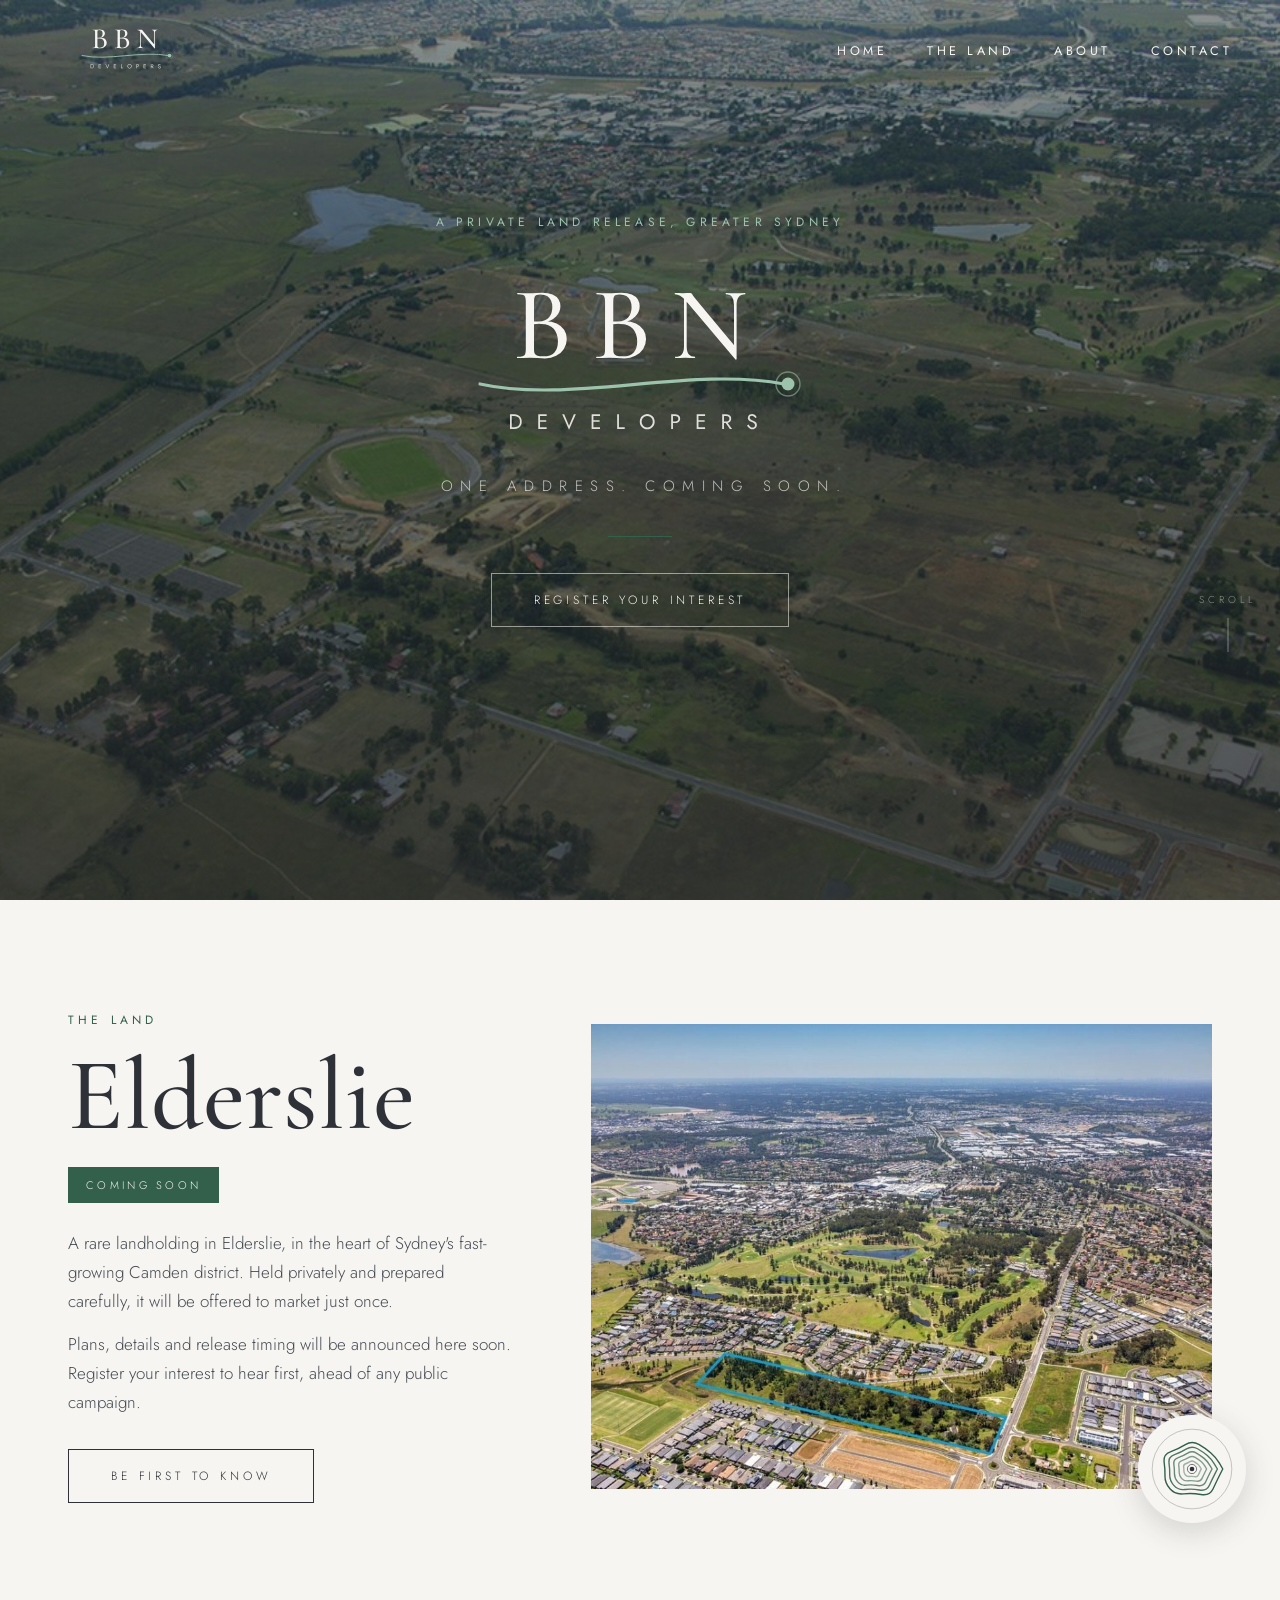
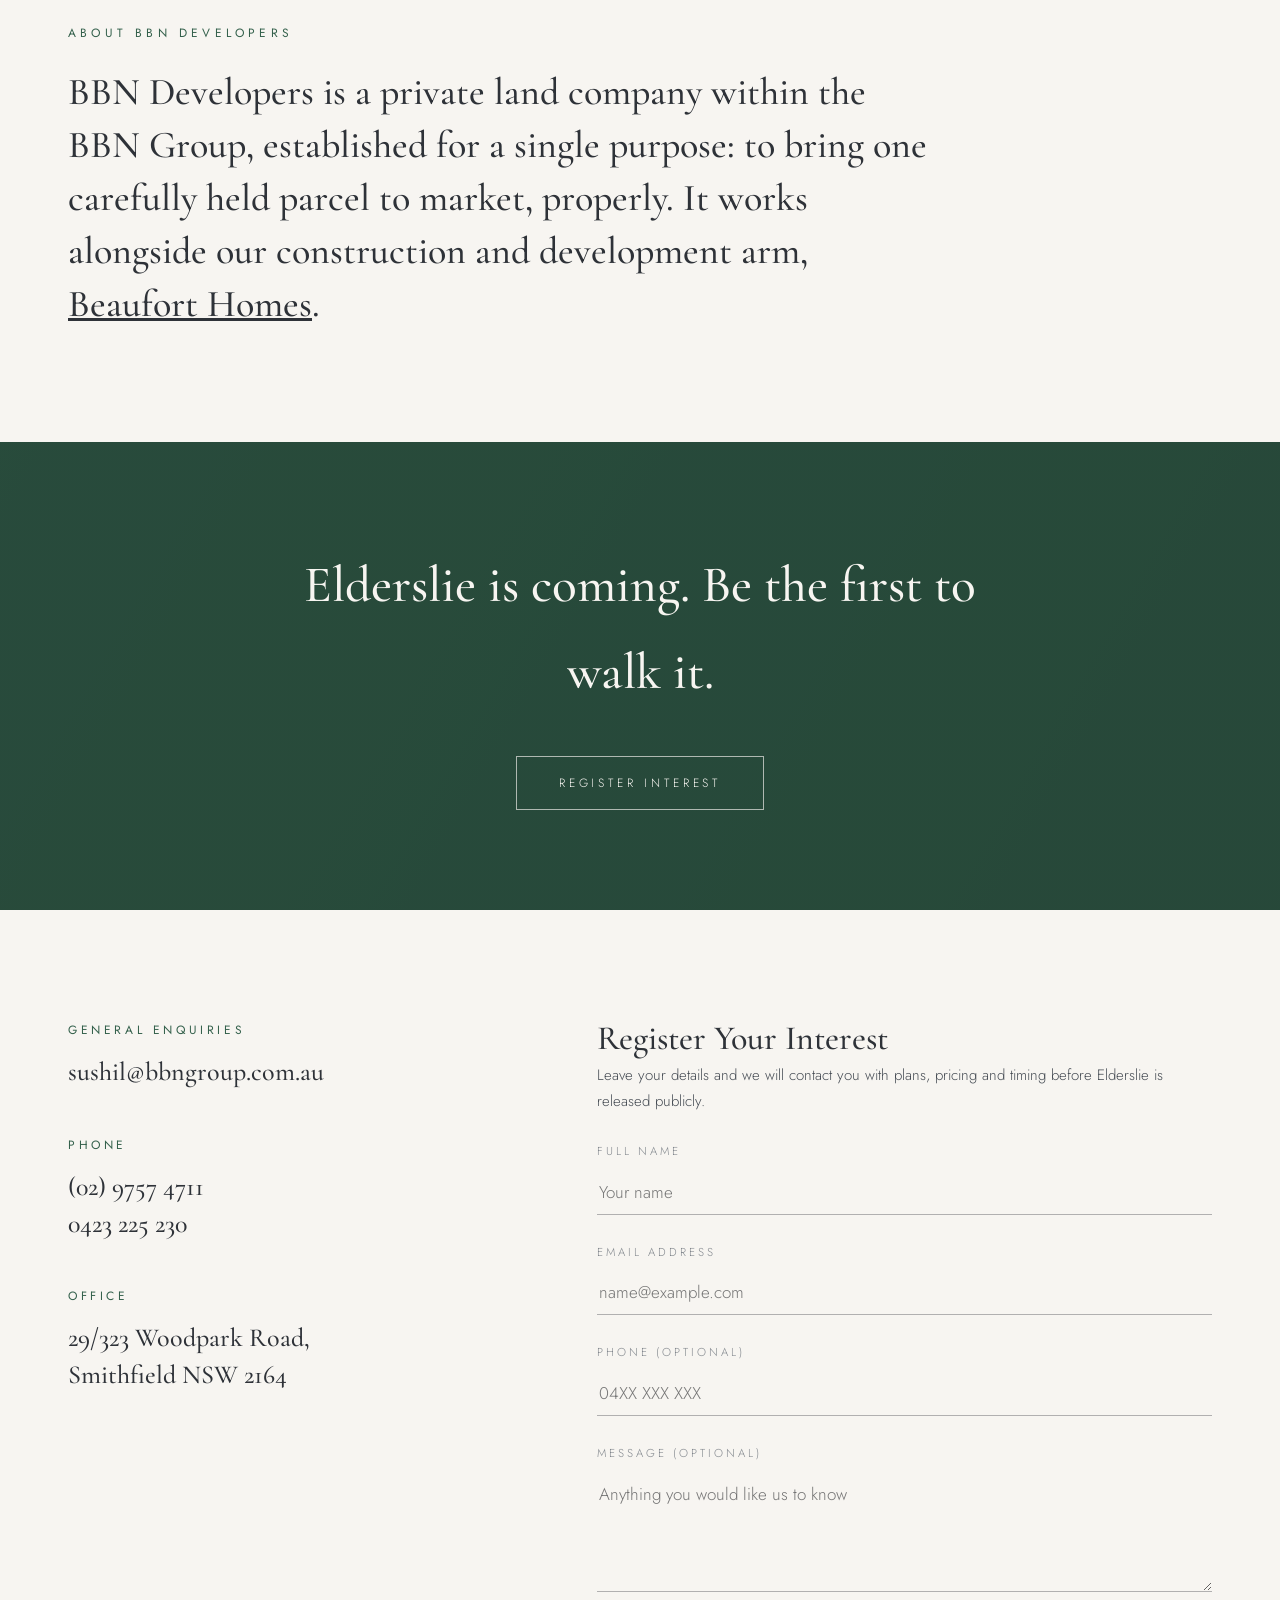
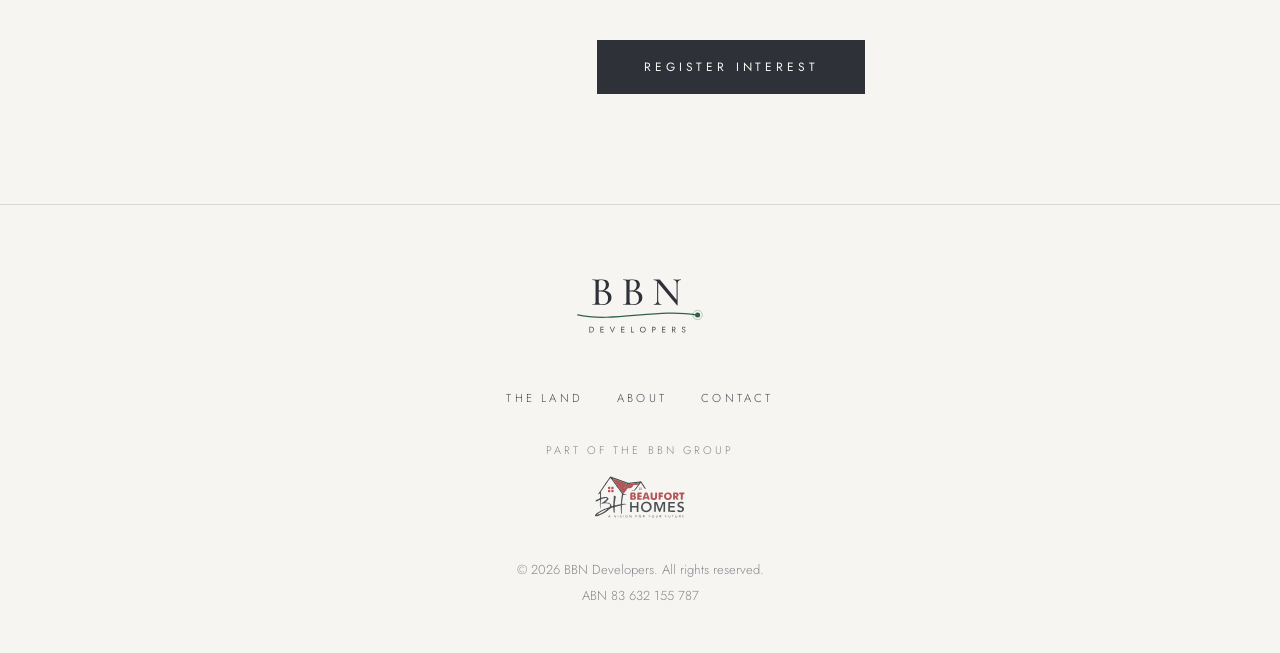
<file: bbn-developers-website_5/index.html>
<!DOCTYPE html>
<html lang="en-AU">
<head>
  <meta charset="UTF-8">
  <meta name="viewport" content="width=device-width, initial-scale=1.0">
  <title>BBN Developers | Elderslie Land Release, Coming Soon</title>
  <meta name="description" content="BBN Developers is bringing a rare landholding in Elderslie, in Sydney's Camden district, to market. Details released soon. Register your interest.">
  <link rel="icon" type="image/svg+xml" href="images/favicon.svg">
  <link rel="canonical" href="https://bbndevelopers.com.au/">
  <meta name="robots" content="index, follow">
  <meta property="og:type" content="website">
  <meta property="og:site_name" content="BBN Developers">
  <meta property="og:title" content="BBN Developers | Elderslie Land Release, Coming Soon">
  <meta property="og:description" content="A rare landholding in Elderslie, in Sydney's Camden district, coming to market soon. Register your interest.">
  <meta property="og:url" content="https://bbndevelopers.com.au/">
  <meta property="og:image" content="https://bbndevelopers.com.au/images/share.png">
  <meta name="twitter:card" content="summary_large_image">
  <meta name="twitter:title" content="BBN Developers | Elderslie Land Release, Coming Soon">
  <meta name="twitter:description" content="A rare landholding in Elderslie, in Sydney's Camden district, coming to market soon. Register your interest.">
  <meta name="twitter:image" content="https://bbndevelopers.com.au/images/share.png">
  <script type="application/ld+json">{"@context":"https://schema.org","@type":"RealEstateAgent","name":"BBN Developers","image":"https://bbndevelopers.com.au/images/share.png","description":"Private Sydney land company within the BBN Group, bringing a landholding in Elderslie, Camden district, to market.","url":"https://bbndevelopers.com.au","telephone":"+61297574711","email":"sushil@bbngroup.com.au","address":{"@type":"PostalAddress","streetAddress":"29/323 Woodpark Road","addressLocality":"Smithfield","addressRegion":"NSW","postalCode":"2164","addressCountry":"AU"},"areaServed":"Greater Sydney, New South Wales","sameAs":["https://beauforthomes.com.au"]}</script>
  <link rel="preconnect" href="https://fonts.googleapis.com">
  <link rel="preconnect" href="https://fonts.gstatic.com" crossorigin>
  <link href="https://fonts.googleapis.com/css2?family=Cormorant+Garamond:ital,wght@0,500;0,600;1,500&family=Jost:wght@300;400;500&display=swap" rel="stylesheet">
  <link rel="stylesheet" href="css/main.css">
</head>
<body id="top">

  <nav class="main-nav nav-over-dark">
    <a class="nav-logo" href="#top" aria-label="BBN Developers home">
      <img class="logo-on-dark" src="images/bbn-logo-light.svg" alt="BBN Developers">
      <img class="logo-on-light" src="images/bbn-logo.svg" alt="BBN Developers">
    </a>
    <button class="nav-toggle" aria-label="Menu"><span></span><span></span><span></span></button>
    <ul class="nav-links">
      <li><a href="#top">Home</a></li>
      <li><a href="#land">The Land</a></li>
      <li><a href="#about">About</a></li>
      <li><a href="#contact">Contact</a></li>
    </ul>
  </nav>

  <header class="hero">
    <div class="hero-media" aria-hidden="true">
      <img class="hero-photo" src="images/drone-elderslie.jpg" alt="">
      <div class="hero-shade"></div>
    </div>
    <p class="label" style="color:#9DC3AD; margin-bottom:34px;">A Private Land Release, Greater Sydney</p>
    <img class="hero-logo" src="images/bbn-logo-light.svg" alt="BBN Developers">
    <p class="hero-tag">One Address. Coming Soon.</p>
    <div class="hero-rule"></div>
    <a class="ghost-btn" href="#contact">Register Your Interest</a>
    <div class="hero-scroll">Scroll</div>
  </header>

  <section class="section" id="land" style="padding-bottom:60px;">
    <div class="land-grid">
      <div class="reveal">
        <p class="label">The Land</p>
        <h1 class="land-title">Elderslie</h1>
        <span class="soon-chip">Coming Soon</span>
        <p style="color:var(--charcoal-soft); max-width:480px; margin-top:26px;">A rare landholding in Elderslie, in the heart of Sydney's fast-growing Camden district. Held privately and prepared carefully, it will be offered to market just once.</p>
        <p style="color:var(--charcoal-soft); max-width:480px; margin-top:14px;">Plans, details and release timing will be announced here soon. Register your interest to hear first, ahead of any public campaign.</p>
        <a class="ghost-btn dark" href="#contact" style="margin-top:32px;">Be First To Know</a>
      </div>
      <div class="reveal land-media">
        <img class="ph" src="images/elderslie.jpg" alt="Aerial view of the Elderslie landholding">
        <img class="land-seal" src="images/bbn-seal.svg" alt="" aria-hidden="true">
      </div>
    </div>
  </section>

  <section class="section" id="about" style="padding-top:60px;">
    <div class="about-strip reveal">
      <p class="label" style="display:block; margin-bottom:22px;">About BBN Developers</p>
      <p class="about-line">BBN Developers is a private land company within the BBN Group, established for a single purpose: to bring one carefully held parcel to market, properly. It works alongside our construction and development arm, <a href="https://beauforthomes.com.au" target="_blank" rel="noopener" style="text-decoration:underline;">Beaufort Homes</a>.</p>
    </div>
  </section>

  <section class="cta-band">
    <h2 class="reveal">Elderslie is coming. Be the first to walk it.</h2>
    <a class="ghost-btn reveal" href="#contact">Register Interest</a>
  </section>

  <section class="section" id="contact">
    <div class="contact-grid">

      <div class="reveal">
        <div class="c-block">
          <h3>General Enquiries</h3>
          <a class="big" href="mailto:sushil@bbngroup.com.au">sushil@bbngroup.com.au</a>
        </div>
        <div class="c-block">
          <h3>Phone</h3>
          <a class="big" href="tel:+61297574711">(02) 9757 4711</a>
          <a class="big" href="tel:+61423225230">0423 225 230</a>
        </div>
        <div class="c-block">
          <h3>Office</h3>
          <p class="big">29/323 Woodpark Road,<br>Smithfield NSW 2164</p>
        </div>
      </div>

      <div class="reveal">
        <h2 class="display" style="font-size:34px; margin-bottom:6px;">Register Your Interest</h2>
        <p style="color:var(--charcoal-soft); font-size:15px;">Leave your details and we will contact you with plans, pricing and timing before Elderslie is released publicly.</p>

        <form action="https://formspree.io/f/xdarjwaq" method="POST" class="info-form">
          <input type="hidden" name="subject" value="Elderslie - Register Interest">
          <label for="name">Full Name</label>
          <input type="text" id="name" name="name" required placeholder="Your name">

          <label for="email">Email Address</label>
          <input type="email" id="email" name="email" required placeholder="name@example.com">

          <label for="phone">Phone (optional)</label>
          <input type="tel" id="phone" name="phone" placeholder="04XX XXX XXX">

          <label for="message">Message (optional)</label>
          <textarea id="message" name="message" placeholder="Anything you would like us to know"></textarea>

          <button type="submit" class="submit-btn">Register Interest</button>
        </form>
      </div>

    </div>
  </section>

  <footer>
    <a href="#top" style="display:inline-block;"><img src="images/bbn-logo.svg" alt="BBN Developers" style="height:74px; width:auto;"></a>
    <ul class="f-links" style="margin-top:30px;">
      <li><a href="#land">The Land</a></li>
      <li><a href="#about">About</a></li>
      <li><a href="#contact">Contact</a></li>
    </ul>
    <div class="sister">
      <span class="sister-label">Part of the BBN Group</span>
      <a class="sister-mark" href="https://beauforthomes.com.au" target="_blank" rel="noopener" aria-label="Visit Beaufort Homes">
        <img src="images/beaufort-logo.svg" alt="Beaufort Homes">
      </a>
    </div>
    <p class="f-fine">© 2026 BBN Developers. All rights reserved.<br>ABN 83 632 155 787</p>
  </footer>

  <script src="js/main.js"></script>
</body>
</html>
</file>
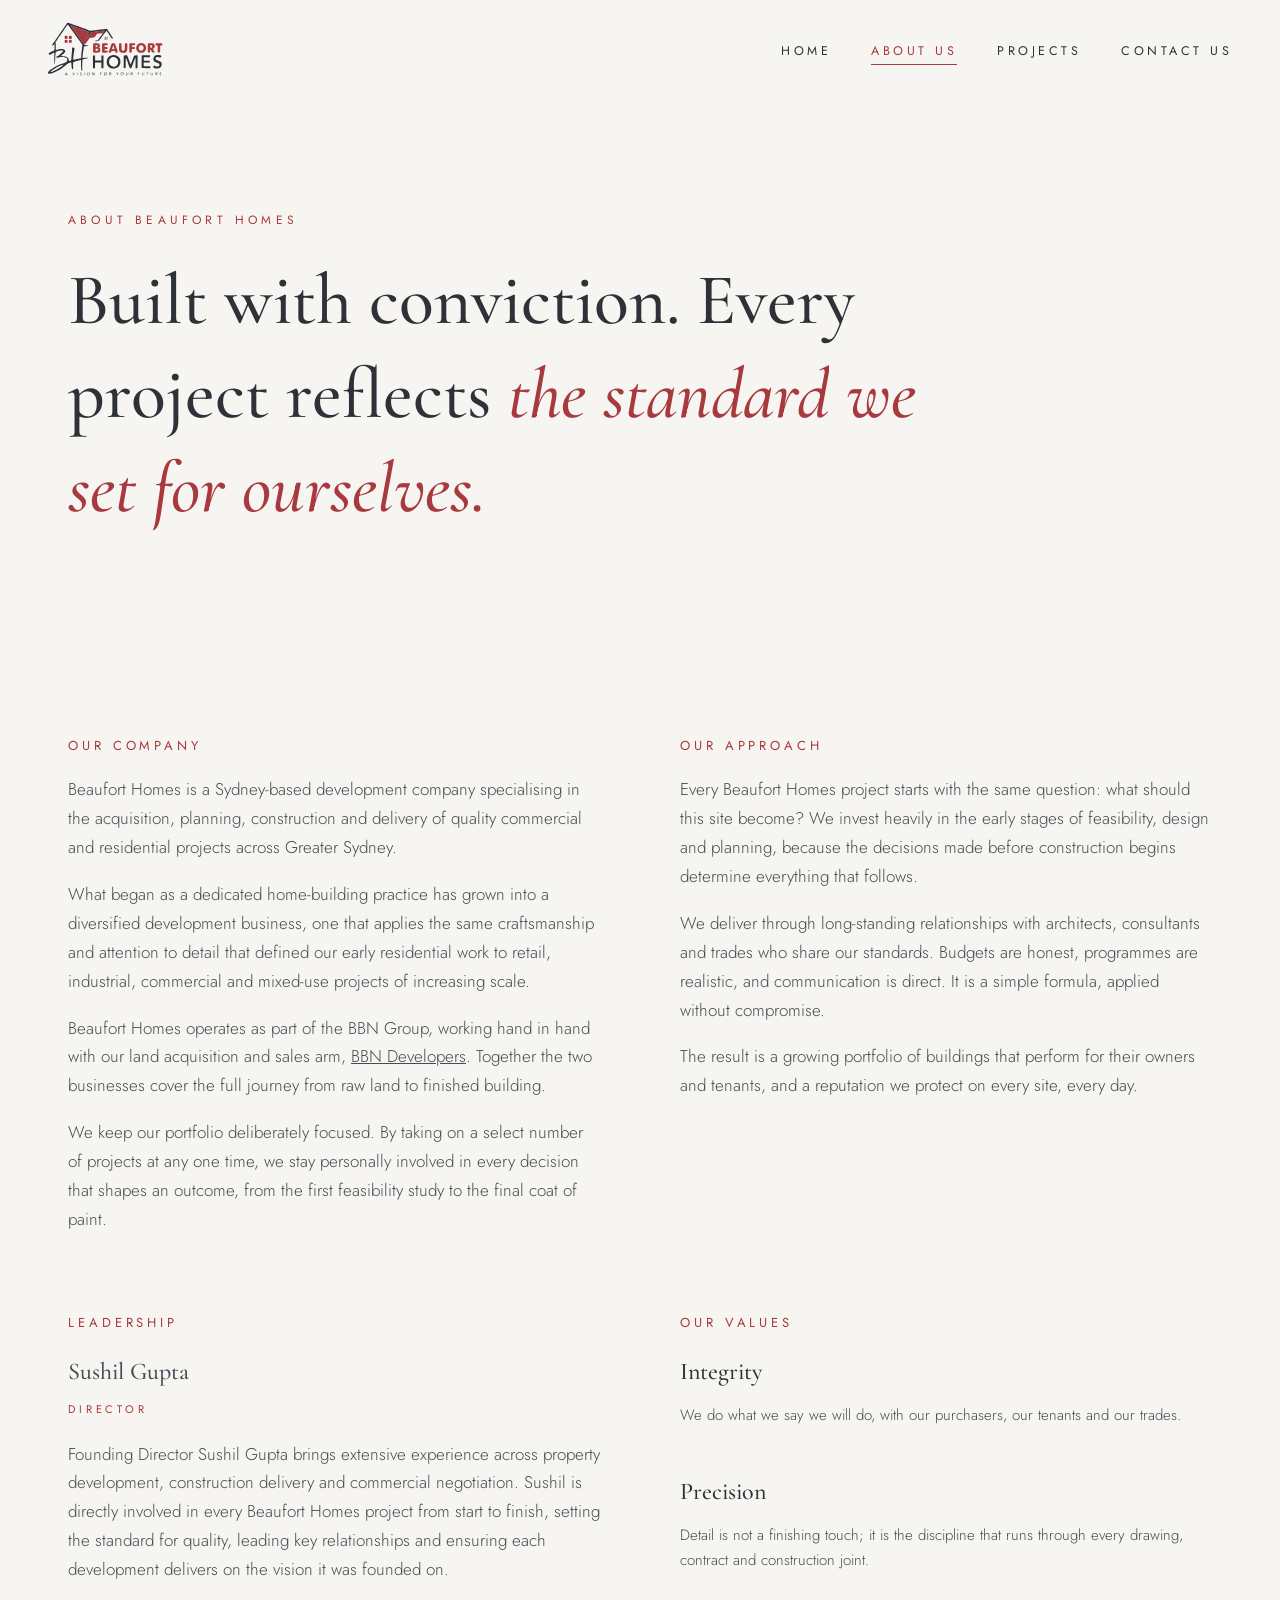
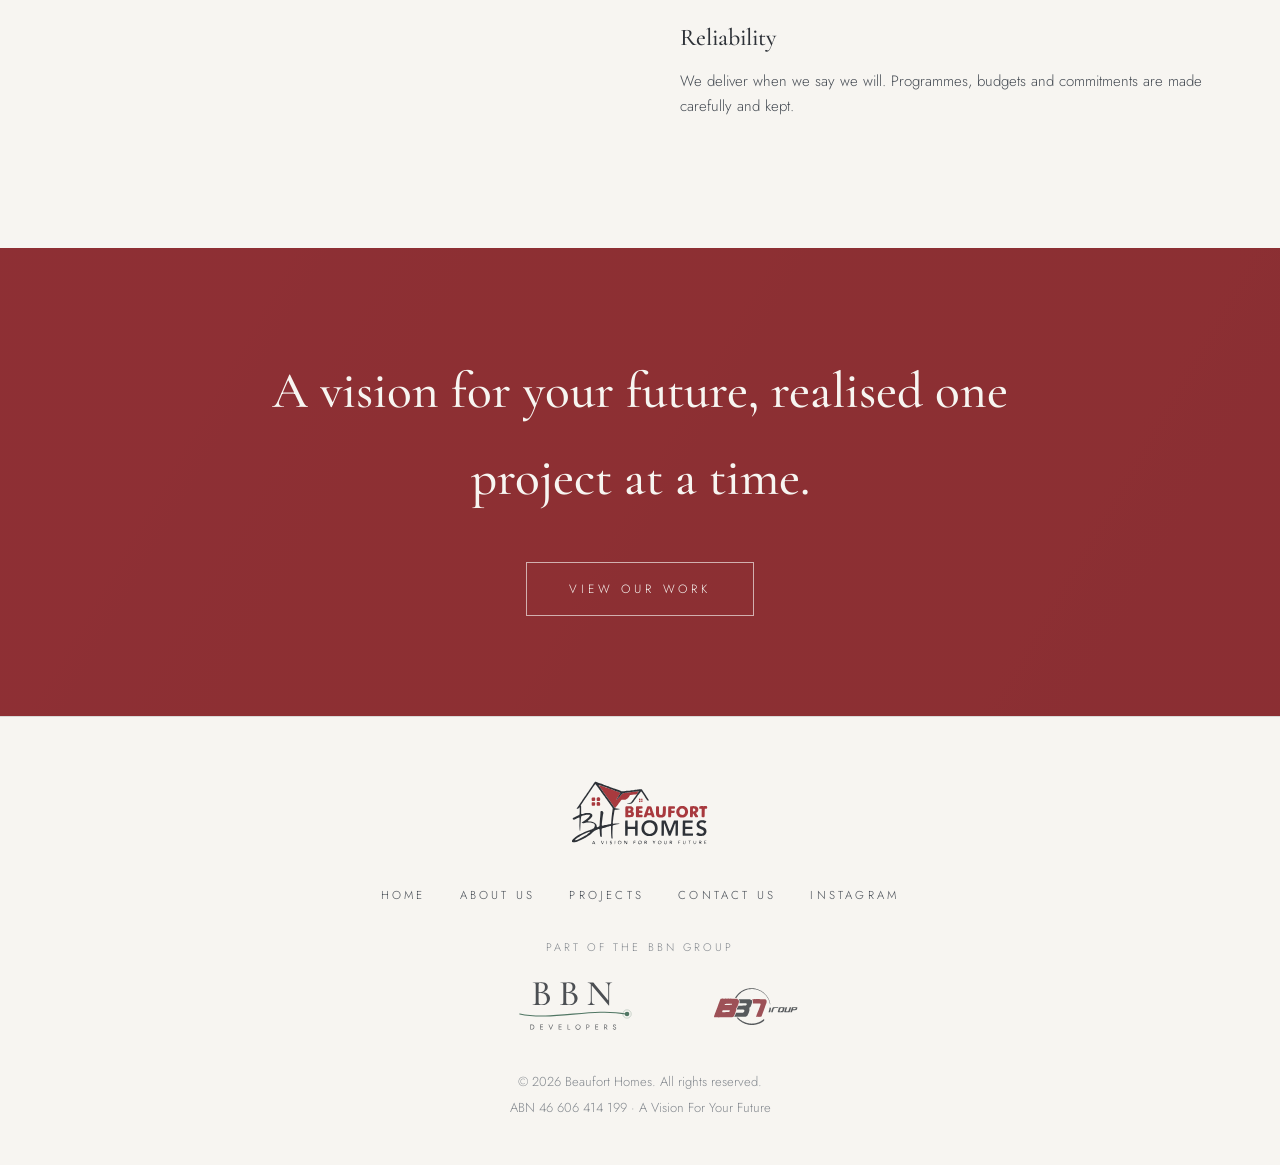
<file: beaufort-homes-website_8/about.html>
<!DOCTYPE html>
<html lang="en-AU">
<head>
  <meta charset="UTF-8">
  <meta name="viewport" content="width=device-width, initial-scale=1.0">
  <title>About Us | Beaufort Homes</title>
  <meta name="description" content="About Beaufort Homes, a Sydney-based commercial development company. A vision for your future.">
  <link rel="icon" type="image/svg+xml" href="images/favicon.svg">
  <link rel="canonical" href="https://beauforthomes.com.au/about.html">
  <meta name="robots" content="index, follow">
  <meta property="og:type" content="website">
  <meta property="og:site_name" content="Beaufort Homes">
  <meta property="og:title" content="About Us | Beaufort Homes">
  <meta property="og:description" content="About Beaufort Homes, a Sydney-based commercial development company. A vision for your future.">
  <meta property="og:url" content="https://beauforthomes.com.au/about.html">
  <meta property="og:image" content="https://beauforthomes.com.au/images/hero-poster.jpg">
  <meta name="twitter:card" content="summary_large_image">
  <meta name="twitter:title" content="About Us | Beaufort Homes">
  <meta name="twitter:description" content="About Beaufort Homes, a Sydney-based commercial development company. A vision for your future.">
  <meta name="twitter:image" content="https://beauforthomes.com.au/images/hero-poster.jpg">
  <script type="application/ld+json">{"@context":"https://schema.org","@type":"GeneralContractor","name":"Beaufort Homes","image":"https://beauforthomes.com.au/images/hero-poster.jpg","description":"Sydney-based commercial property development company delivering considered, high-quality commercial and residential projects across Greater Sydney.","url":"https://beauforthomes.com.au","telephone":"+61297574711","email":"info@bbngroup.com.au","address":{"@type":"PostalAddress","streetAddress":"29/323 Woodpark Road","addressLocality":"Smithfield","addressRegion":"NSW","postalCode":"2164","addressCountry":"AU"},"areaServed":"Greater Sydney, New South Wales","slogan":"A Vision For Your Future","sameAs":["https://bbndevelopers.com.au"]}</script>
  <link rel="preconnect" href="https://fonts.googleapis.com">
  <link rel="preconnect" href="https://fonts.gstatic.com" crossorigin>
  <link href="https://fonts.googleapis.com/css2?family=Cormorant+Garamond:ital,wght@0,500;0,600;1,500&family=Jost:wght@300;400;500&display=swap" rel="stylesheet">
  <link rel="stylesheet" href="css/main.css">
</head>
<body>

  <nav class="main-nav">
    <a class="nav-logo" href="index.html" aria-label="Beaufort Homes home">
      <img src="images/logo.svg" alt="Beaufort Homes">
    </a>
    <button class="nav-toggle" aria-label="Menu"><span></span><span></span><span></span></button>
    <ul class="nav-links">
      <li><a href="index.html">Home</a></li>
      <li><a href="about.html" class="active">About Us</a></li>
      <li><a href="projects.html">Projects</a></li>
      <li><a href="contact.html">Contact Us</a></li>
    </ul>
  </nav>

  <header class="page-hero">
    <p class="label">About Beaufort Homes</p>
    <h1 class="statement" style="margin-top:24px;">Built with conviction. Every project reflects <em>the standard we set for ourselves.</em></h1>
  </header>

  <section class="section" style="padding-top:30px;">
    <div class="about-grid">
      <div class="reveal">
        <h3>Our Company</h3>
        <p>Beaufort Homes is a Sydney-based development company specialising in the acquisition, planning, construction and delivery of quality commercial and residential projects across Greater Sydney.</p>
        <p>What began as a dedicated home-building practice has grown into a diversified development business, one that applies the same craftsmanship and attention to detail that defined our early residential work to retail, industrial, commercial and mixed-use projects of increasing scale.</p>
        <p>Beaufort Homes operates as part of the BBN Group, working hand in hand with our land acquisition and sales arm, <a href="https://bbndevelopers.com.au" target="_blank" rel="noopener" style="text-decoration:underline;">BBN Developers</a>. Together the two businesses cover the full journey from raw land to finished building.</p>
        <p>We keep our portfolio deliberately focused. By taking on a select number of projects at any one time, we stay personally involved in every decision that shapes an outcome, from the first feasibility study to the final coat of paint.</p>
      </div>
      <div class="reveal">
        <h3>Our Approach</h3>
        <p>Every Beaufort Homes project starts with the same question: what should this site become? We invest heavily in the early stages of feasibility, design and planning, because the decisions made before construction begins determine everything that follows.</p>
        <p>We deliver through long-standing relationships with architects, consultants and trades who share our standards. Budgets are honest, programmes are realistic, and communication is direct. It is a simple formula, applied without compromise.</p>
        <p>The result is a growing portfolio of buildings that perform for their owners and tenants, and a reputation we protect on every site, every day.</p>
      </div>
    </div>

    <div class="about-grid" style="margin-top:60px;">
      <div class="reveal">
        <h3>Leadership</h3>
        <p><strong style="font-family:var(--font-display); font-size:24px; font-weight:500;">Sushil Gupta</strong><br><span class="label" style="font-size:11px;">Director</span></p>
        <p style="margin-top:16px;">Founding Director Sushil Gupta brings extensive experience across property development, construction delivery and commercial negotiation. Sushil is directly involved in every Beaufort Homes project from start to finish, setting the standard for quality, leading key relationships and ensuring each development delivers on the vision it was founded on.</p>
      </div>
      <div class="reveal">
        <h3>Our Values</h3>
        <div class="values" style="grid-template-columns:1fr; gap:26px; margin-top:8px;">
          <div class="value"><h4>Integrity</h4><p>We do what we say we will do, with our purchasers, our tenants and our trades.</p></div>
          <div class="value"><h4>Precision</h4><p>Detail is not a finishing touch; it is the discipline that runs through every drawing, contract and construction joint.</p></div>
          <div class="value"><h4>Reliability</h4><p>We deliver when we say we will. Programmes, budgets and commitments are made carefully and kept.</p></div>
        </div>
      </div>
    </div>
  </section>

  <section class="cta-band">
    <h2 class="reveal">A vision for your future, realised one project at a time.</h2>
    <a class="ghost-btn reveal" href="projects.html">View Our Work</a>
  </section>

  <footer>
    <a class="f-logo" href="index.html"><img src="images/logo.svg" alt="Beaufort Homes"></a>
    <ul class="f-links">
      <li><a href="index.html">Home</a></li>
      <li><a href="about.html">About Us</a></li>
      <li><a href="projects.html">Projects</a></li>
      <li><a href="contact.html">Contact Us</a></li>
      <li><a href="#" rel="noopener">Instagram</a></li>
    </ul>
    <div class="sister">
      <span class="sister-label">Part of the BBN Group</span>
      <div class="sister-row">
        <a class="sister-mark" href="https://bbndevelopers.com.au" target="_blank" rel="noopener" aria-label="Visit BBN Developers">
          <img class="sig" src="images/bbn-developers-logo.svg" alt="BBN Developers">
        </a>
        <a class="sister-mark" href="https://bbngroup.com.au" target="_blank" rel="noopener" aria-label="Visit BBN Group">
          <img class="bbng" src="images/bbn-group-logo.svg" alt="BBN Group">
        </a>
      </div>
    </div>
    <p class="f-fine">© 2026 Beaufort Homes. All rights reserved.<br>ABN 46 606 414 199 · A Vision For Your Future</p>
  </footer>

  <script src="js/main.js"></script>
</body>
</html>
</file>
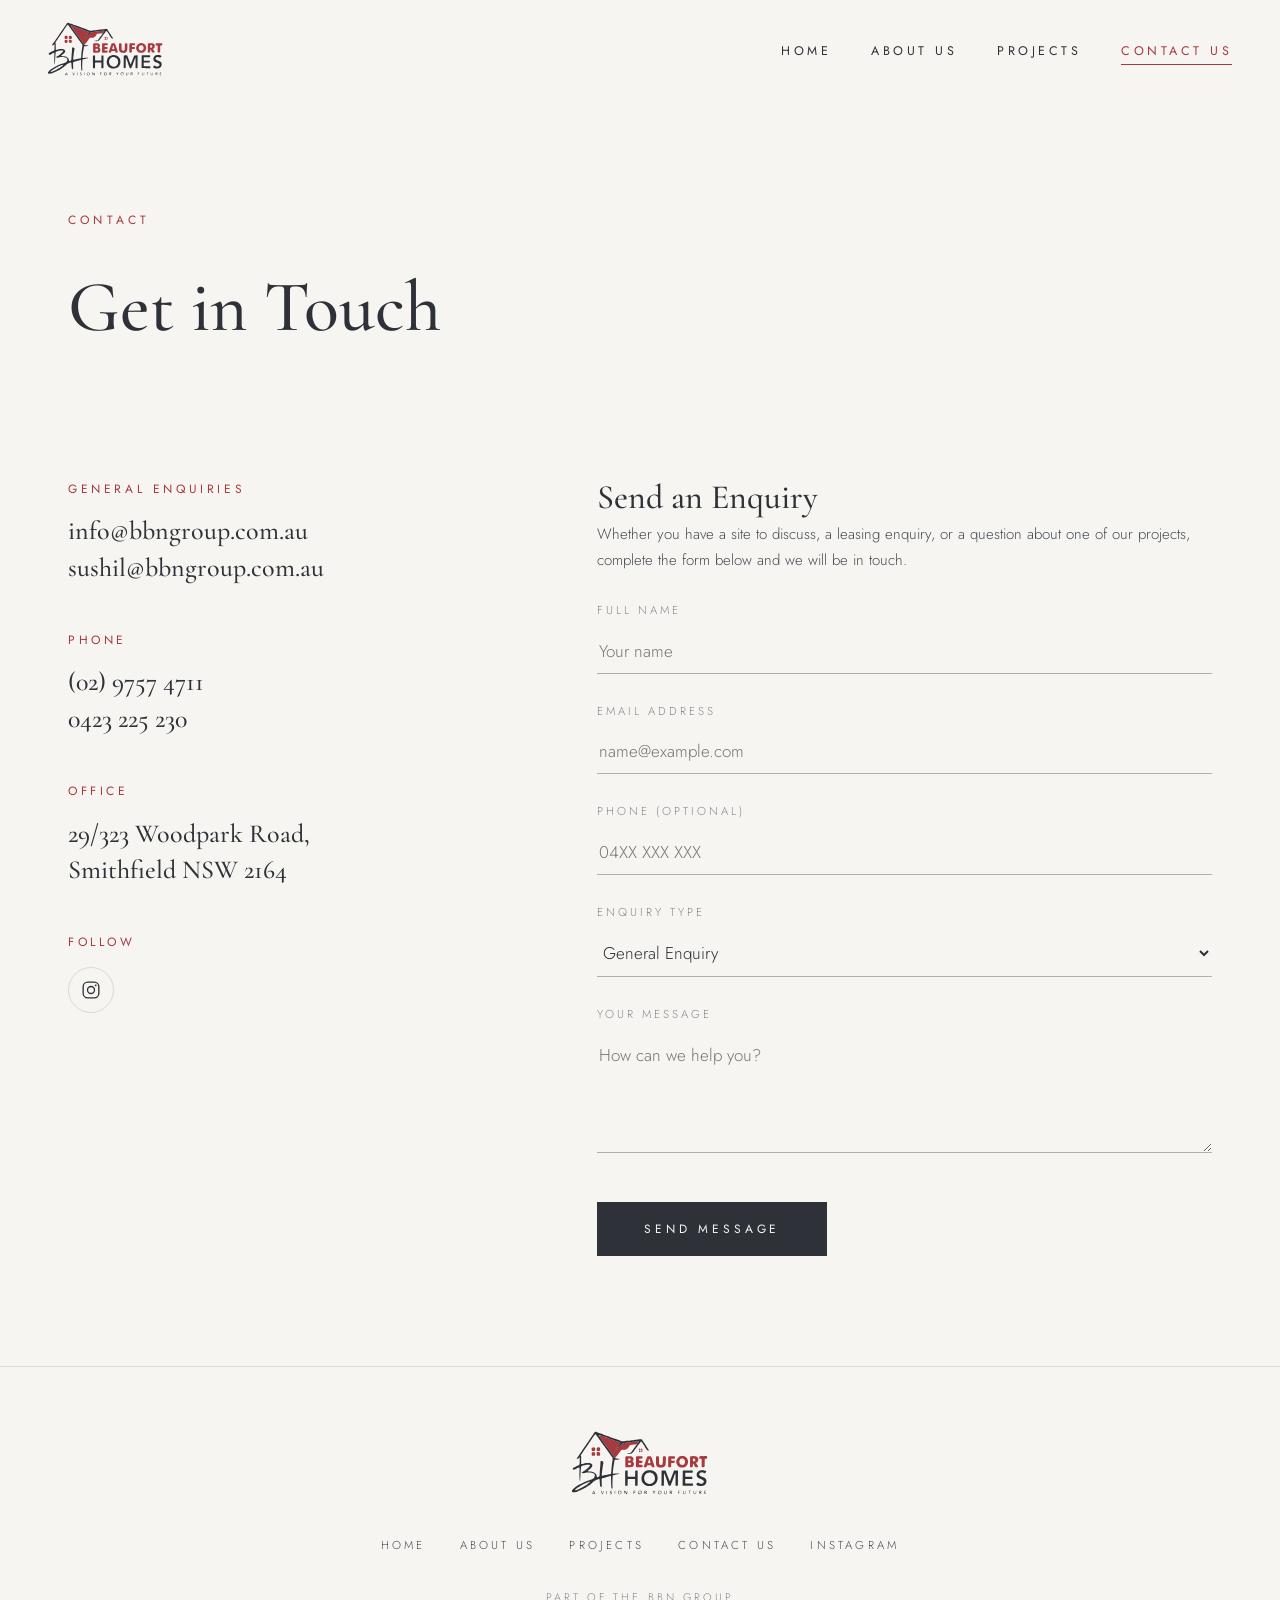
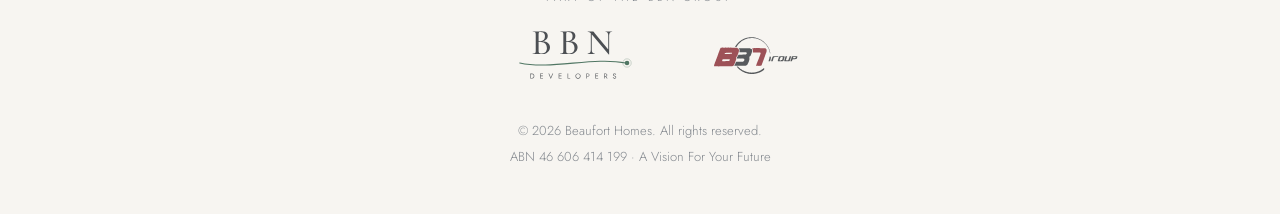
<file: beaufort-homes-website_8/contact.html>
<!DOCTYPE html>
<html lang="en-AU">
<head>
  <meta charset="UTF-8">
  <meta name="viewport" content="width=device-width, initial-scale=1.0">
  <title>Contact Us | Beaufort Homes</title>
  <meta name="description" content="Contact Beaufort Homes, commercial property development, Sydney. General enquiries, leasing and sales opportunities.">
  <link rel="icon" type="image/svg+xml" href="images/favicon.svg">
  <link rel="canonical" href="https://beauforthomes.com.au/contact.html">
  <meta name="robots" content="index, follow">
  <meta property="og:type" content="website">
  <meta property="og:site_name" content="Beaufort Homes">
  <meta property="og:title" content="Contact Us | Beaufort Homes">
  <meta property="og:description" content="Contact Beaufort Homes, commercial property development, Sydney. General enquiries, leasing and sales opportunities.">
  <meta property="og:url" content="https://beauforthomes.com.au/contact.html">
  <meta property="og:image" content="https://beauforthomes.com.au/images/hero-poster.jpg">
  <meta name="twitter:card" content="summary_large_image">
  <meta name="twitter:title" content="Contact Us | Beaufort Homes">
  <meta name="twitter:description" content="Contact Beaufort Homes, commercial property development, Sydney. General enquiries, leasing and sales opportunities.">
  <meta name="twitter:image" content="https://beauforthomes.com.au/images/hero-poster.jpg">
  <script type="application/ld+json">{"@context":"https://schema.org","@type":"GeneralContractor","name":"Beaufort Homes","image":"https://beauforthomes.com.au/images/hero-poster.jpg","description":"Sydney-based commercial property development company delivering considered, high-quality commercial and residential projects across Greater Sydney.","url":"https://beauforthomes.com.au","telephone":"+61297574711","email":"info@bbngroup.com.au","address":{"@type":"PostalAddress","streetAddress":"29/323 Woodpark Road","addressLocality":"Smithfield","addressRegion":"NSW","postalCode":"2164","addressCountry":"AU"},"areaServed":"Greater Sydney, New South Wales","slogan":"A Vision For Your Future","sameAs":["https://bbndevelopers.com.au"]}</script>
  <link rel="preconnect" href="https://fonts.googleapis.com">
  <link rel="preconnect" href="https://fonts.gstatic.com" crossorigin>
  <link href="https://fonts.googleapis.com/css2?family=Cormorant+Garamond:ital,wght@0,500;0,600;1,500&family=Jost:wght@300;400;500&display=swap" rel="stylesheet">
  <link rel="stylesheet" href="css/main.css">
</head>
<body>

  <nav class="main-nav">
    <a class="nav-logo" href="index.html" aria-label="Beaufort Homes home">
      <img src="images/logo.svg" alt="Beaufort Homes">
    </a>
    <button class="nav-toggle" aria-label="Menu"><span></span><span></span><span></span></button>
    <ul class="nav-links">
      <li><a href="index.html">Home</a></li>
      <li><a href="about.html">About Us</a></li>
      <li><a href="projects.html">Projects</a></li>
      <li><a href="contact.html" class="active">Contact Us</a></li>
    </ul>
  </nav>

  <header class="page-hero">
    <p class="label">Contact</p>
    <h1>Get in Touch</h1>
  </header>

  <section class="section" style="padding-top:20px;">
    <div class="contact-grid">

      <div class="reveal">
        <div class="c-block">
          <h3>General Enquiries</h3>
          <a class="big" href="mailto:info@bbngroup.com.au">info@bbngroup.com.au</a>
          <a class="big" href="mailto:sushil@bbngroup.com.au">sushil@bbngroup.com.au</a>
        </div>
        <div class="c-block">
          <h3>Phone</h3>
          <a class="big" href="tel:+61297574711">(02) 9757 4711</a>
          <a class="big" href="tel:+61423225230">0423 225 230</a>
        </div>
        <div class="c-block">
          <h3>Office</h3>
          <p class="big">29/323 Woodpark Road,<br>Smithfield NSW 2164</p>
        </div>
        <div class="c-block">
          <h3>Follow</h3>
          <a class="social-icon" href="#" rel="noopener" aria-label="Follow on Instagram">
            <svg viewBox="0 0 24 24" fill="none" stroke="currentColor" stroke-width="1.6" aria-hidden="true"><rect x="2.6" y="2.6" width="18.8" height="18.8" rx="5.5"/><circle cx="12" cy="12" r="4.2"/><circle cx="17.6" cy="6.4" r="1.15" fill="currentColor" stroke="none"/></svg>
          </a>
        </div>
      </div>

      <div class="reveal">
        <h2 class="display" style="font-size:34px; margin-bottom:6px;">Send an Enquiry</h2>
        <p style="color:var(--charcoal-soft); font-size:15px;">Whether you have a site to discuss, a leasing enquiry, or a question about one of our projects, complete the form below and we will be in touch.</p>

        <!--
          FORMSPREE SETUP:
          1. Create a free account at https://formspree.io
          2. Create a new form and copy its ID (looks like "xabcdefg")
          3. Replace YOUR_FORM_ID in the action below with that ID
          Submissions will then arrive at the email you registered.
        -->
        <form action="https://formspree.io/f/mwvdydvq" method="POST" class="info-form">
          <label for="name">Full Name</label>
          <input type="text" id="name" name="name" required placeholder="Your name">

          <label for="email">Email Address</label>
          <input type="email" id="email" name="email" required placeholder="name@example.com">

          <label for="phone">Phone (optional)</label>
          <input type="tel" id="phone" name="phone" placeholder="04XX XXX XXX">

          <label for="type">Enquiry Type</label>
          <select id="type" name="enquiry_type">
            <option>General Enquiry</option>
            <option>Leasing / Sales</option>
            <option>Site or Development Opportunity</option>
            <option>Other</option>
          </select>

          <label for="message">Your Message</label>
          <textarea id="message" name="message" required placeholder="How can we help you?"></textarea>

          <button type="submit" class="submit-btn">Send Message</button>
        </form>
      </div>

    </div>
  </section>

  <footer>
    <a class="f-logo" href="index.html"><img src="images/logo.svg" alt="Beaufort Homes"></a>
    <ul class="f-links">
      <li><a href="index.html">Home</a></li>
      <li><a href="about.html">About Us</a></li>
      <li><a href="projects.html">Projects</a></li>
      <li><a href="contact.html">Contact Us</a></li>
      <li><a href="#" rel="noopener">Instagram</a></li>
    </ul>
    <div class="sister">
      <span class="sister-label">Part of the BBN Group</span>
      <div class="sister-row">
        <a class="sister-mark" href="https://bbndevelopers.com.au" target="_blank" rel="noopener" aria-label="Visit BBN Developers">
          <img class="sig" src="images/bbn-developers-logo.svg" alt="BBN Developers">
        </a>
        <a class="sister-mark" href="https://bbngroup.com.au" target="_blank" rel="noopener" aria-label="Visit BBN Group">
          <img class="bbng" src="images/bbn-group-logo.svg" alt="BBN Group">
        </a>
      </div>
    </div>
    <p class="f-fine">© 2026 Beaufort Homes. All rights reserved.<br>ABN 46 606 414 199 · A Vision For Your Future</p>
  </footer>

  <script src="js/main.js"></script>
</body>
</html>
</file>
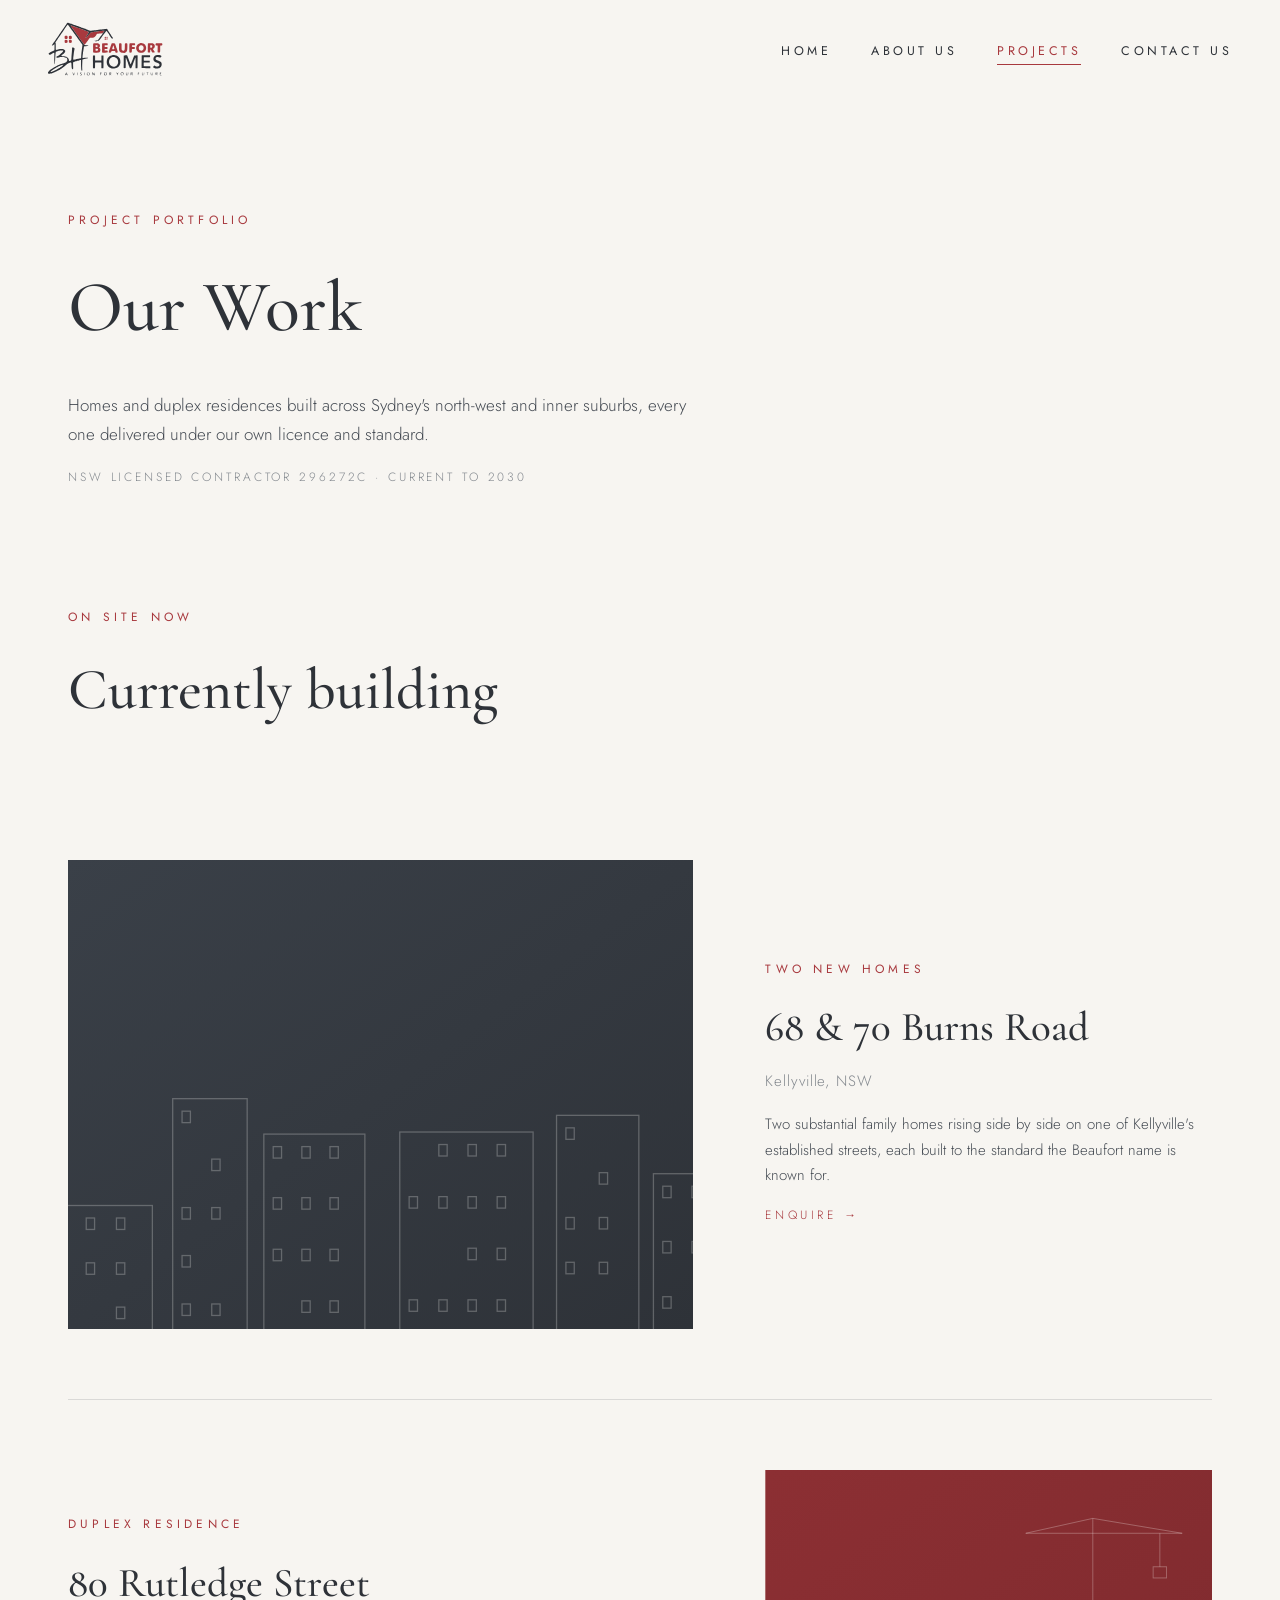
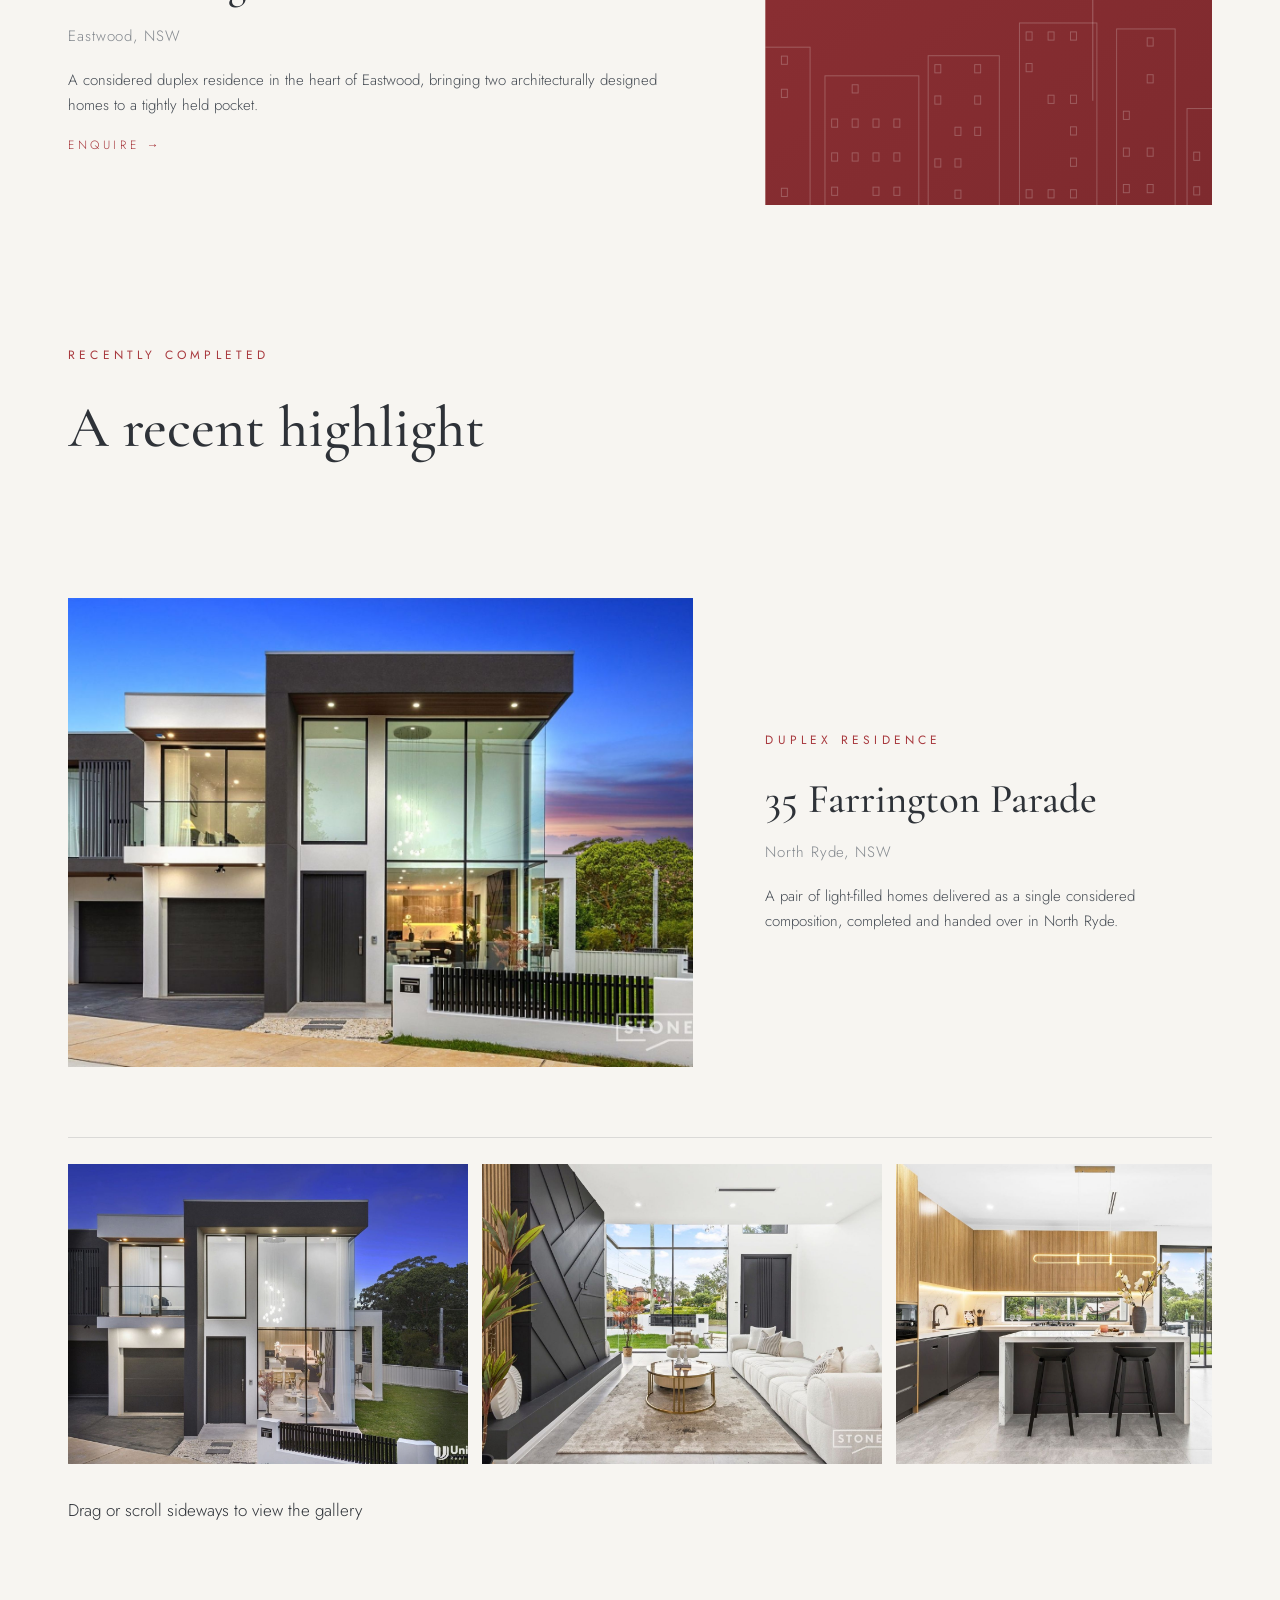
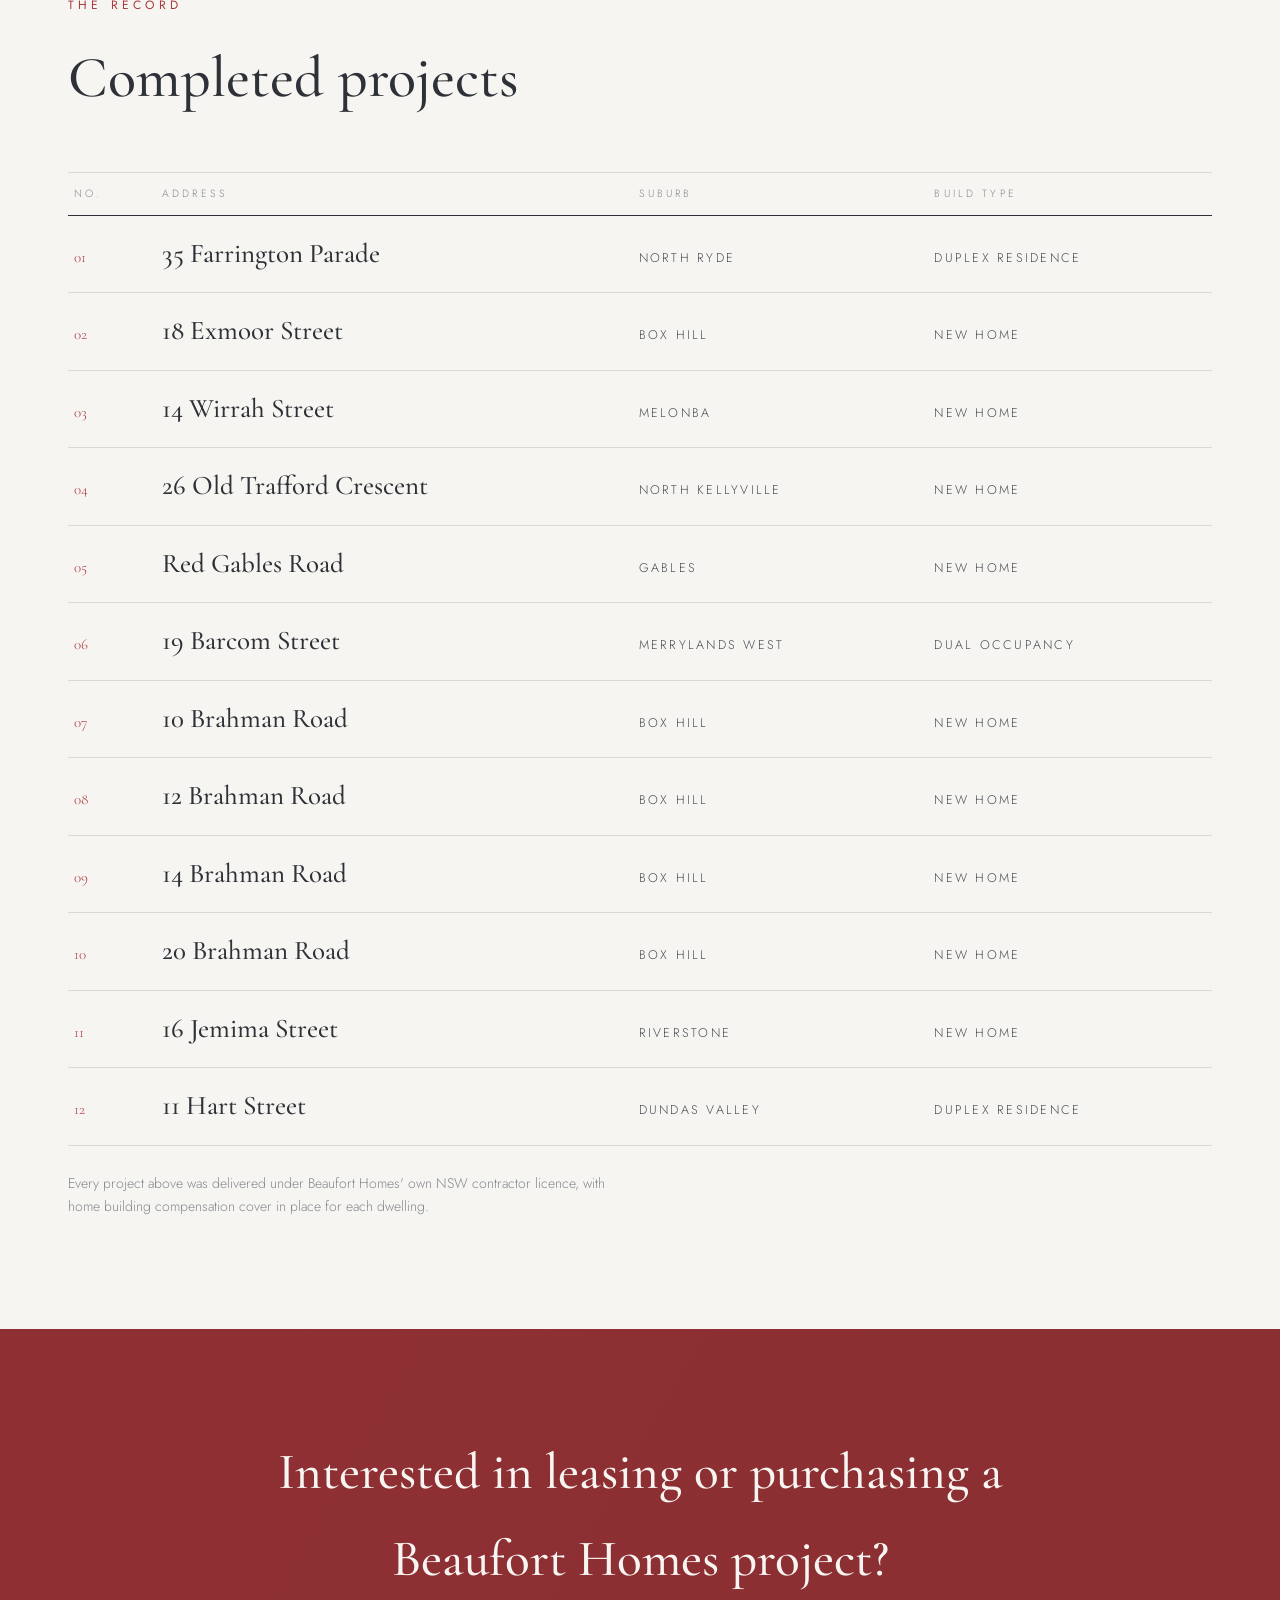
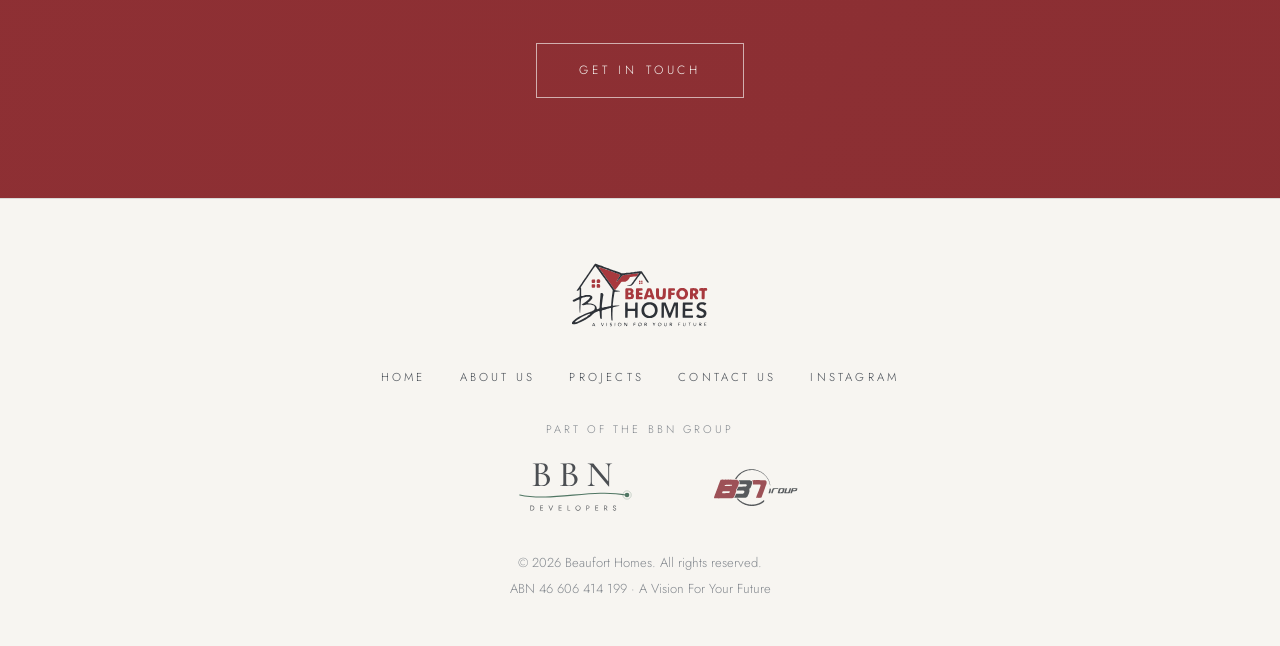
<file: beaufort-homes-website_8/projects.html>
<!DOCTYPE html>
<html lang="en-AU">
<head>
  <meta charset="UTF-8">
  <meta name="viewport" content="width=device-width, initial-scale=1.0">
  <title>Projects | Beaufort Homes</title>
  <meta name="description" content="Completed homes, duplexes and current builds by Beaufort Homes across Sydney: Kellyville, Eastwood, North Ryde, Box Hill and more. Licensed contractor 296272C.">
  <link rel="icon" type="image/svg+xml" href="images/favicon.svg">
  <link rel="canonical" href="https://beauforthomes.com.au/projects.html">
  <meta name="robots" content="index, follow">
  <meta property="og:type" content="website">
  <meta property="og:site_name" content="Beaufort Homes">
  <meta property="og:title" content="Projects | Beaufort Homes">
  <meta property="og:description" content="Completed homes, duplexes and current builds by Beaufort Homes across Sydney: Kellyville, Eastwood, North Ryde, Box Hill and more.">
  <meta property="og:url" content="https://beauforthomes.com.au/projects.html">
  <meta property="og:image" content="https://beauforthomes.com.au/images/hero-poster.jpg">
  <meta name="twitter:card" content="summary_large_image">
  <meta name="twitter:title" content="Projects | Beaufort Homes">
  <meta name="twitter:description" content="Completed homes, duplexes and current builds by Beaufort Homes across Sydney.">
  <meta name="twitter:image" content="https://beauforthomes.com.au/images/hero-poster.jpg">
  <script type="application/ld+json">{"@context":"https://schema.org","@type":"GeneralContractor","name":"Beaufort Homes","image":"https://beauforthomes.com.au/images/hero-poster.jpg","description":"Sydney-based development and construction company delivering considered, high-quality homes and duplexes across Greater Sydney.","url":"https://beauforthomes.com.au","telephone":"+61297574711","email":"info@bbngroup.com.au","address":{"@type":"PostalAddress","streetAddress":"29/323 Woodpark Road","addressLocality":"Smithfield","addressRegion":"NSW","postalCode":"2164","addressCountry":"AU"},"areaServed":"Greater Sydney, New South Wales","slogan":"A Vision For Your Future","sameAs":["https://bbndevelopers.com.au"]}</script>
  <link rel="preconnect" href="https://fonts.googleapis.com">
  <link rel="preconnect" href="https://fonts.gstatic.com" crossorigin>
  <link href="https://fonts.googleapis.com/css2?family=Cormorant+Garamond:ital,wght@0,500;0,600;1,500&family=Jost:wght@300;400;500&display=swap" rel="stylesheet">
  <link rel="stylesheet" href="css/main.css">
</head>
<body>

  <nav class="main-nav">
    <a class="nav-logo" href="index.html" aria-label="Beaufort Homes home">
      <img src="images/logo.svg" alt="Beaufort Homes">
    </a>
    <button class="nav-toggle" aria-label="Menu"><span></span><span></span><span></span></button>
    <ul class="nav-links">
      <li><a href="index.html">Home</a></li>
      <li><a href="about.html">About Us</a></li>
      <li><a href="projects.html" class="active">Projects</a></li>
      <li><a href="contact.html">Contact Us</a></li>
    </ul>
  </nav>

  <header class="page-hero">
    <p class="label">Project Portfolio</p>
    <h1>Our Work</h1>
    <p class="intro">Homes and duplex residences built across Sydney's north-west and inner suburbs, every one delivered under our own licence and standard.</p>
    <p class="licence-line">NSW Licensed Contractor 296272C · Current to 2030</p>
  </header>

  <!-- ============ CURRENTLY BUILDING ============ -->
  <section class="section" style="padding-top:30px; padding-bottom:40px;">
    <div class="section-head reveal" style="margin-bottom:50px;">
      <p class="label">On Site Now</p>
      <h2>Currently building</h2>
    </div>

    <article class="project-row reveal">
      <div class="p-media">
        <span class="p-status">Under Construction</span>
        <img class="ph" src="images/ph-1.svg" alt="68 and 70 Burns Road Kellyville, imagery to come">
      </div>
      <div class="p-info">
        <span class="label">Two New Homes</span>
        <h3>68 &amp; 70 Burns Road</h3>
        <p class="loc">Kellyville, NSW</p>
        <p style="font-size:15px; color:var(--charcoal-soft); margin-top:18px;">Two substantial family homes rising side by side on one of Kellyville's established streets, each built to the standard the Beaufort name is known for.</p>
        <a class="text-link" href="contact.html" style="display:inline-block; margin-top:16px;">Enquire →</a>
      </div>
    </article>

    <article class="project-row flip reveal">
      <div class="p-media">
        <span class="p-status">Under Construction</span>
        <img class="ph" src="images/ph-3.svg" alt="80 Rutledge Street Eastwood, imagery to come">
      </div>
      <div class="p-info">
        <span class="label">Duplex Residence</span>
        <h3>80 Rutledge Street</h3>
        <p class="loc">Eastwood, NSW</p>
        <p style="font-size:15px; color:var(--charcoal-soft); margin-top:18px;">A considered duplex residence in the heart of Eastwood, bringing two architecturally designed homes to a tightly held pocket.</p>
        <a class="text-link" href="contact.html" style="display:inline-block; margin-top:16px;">Enquire →</a>
      </div>
    </article>
  </section>

  <!-- ============ COMPLETED HIGHLIGHT ============ -->
  <section class="section" style="padding-top:30px; padding-bottom:40px;">
    <div class="section-head reveal" style="margin-bottom:50px;">
      <p class="label">Recently Completed</p>
      <h2>A recent highlight</h2>
    </div>

    <article class="project-row reveal">
      <div class="p-media">
        <img class="ph" src="images/farrington/01-facade-dusk.jpg" alt="35 Farrington Parade North Ryde at dusk">
      </div>
      <div class="p-info">
        <span class="label">Duplex Residence</span>
        <h3>35 Farrington Parade</h3>
        <p class="loc">North Ryde, NSW</p>
        <p style="font-size:15px; color:var(--charcoal-soft); margin-top:18px;">A pair of light-filled homes delivered as a single considered composition, completed and handed over in North Ryde.</p>
      </div>
    </article>

    <div class="reel reveal" aria-label="35 Farrington Parade photo gallery">
      <img src="images/farrington/02-facade-unit2.jpg" alt="Second residence facade at dusk" loading="lazy">
      <img src="images/farrington/03-living-feature-wall.jpg" alt="Living room with black feature wall" loading="lazy">
      <img src="images/farrington/04-kitchen.jpg" alt="Kitchen with stone island and timber joinery" loading="lazy">
      <img src="images/farrington/05-kitchen-living-unit2.jpg" alt="Open plan kitchen and living" loading="lazy">
      <img src="images/farrington/06-lounge-garden.jpg" alt="Lounge opening to the garden" loading="lazy">
      <img src="images/farrington/07-dining.jpg" alt="Dining room" loading="lazy">
      <img src="images/farrington/08-bathroom.jpg" alt="Stone tiled bathroom with skylight" loading="lazy">
      <img src="images/farrington/09-walkin-robe.jpg" alt="Walk-in robe joinery" loading="lazy">
      <img src="images/farrington/10-bedroom.jpg" alt="Bedroom with balcony" loading="lazy">
    </div>
    <p class="drag-hint" style="margin:14px 0 0; padding:0;">Drag or scroll sideways to view the gallery</p>
  </section>

  <!-- ============ COMPLETED LEDGER ============ -->
  <section class="section" style="padding-top:30px;">
    <div class="section-head reveal" style="margin-bottom:44px;">
      <p class="label">The Record</p>
      <h2>Completed projects</h2>
    </div>

    <div class="ledger reveal">
      <div class="ledger-row ledger-head" aria-hidden="true">
        <span>No.</span><span>Address</span><span>Suburb</span><span>Build Type</span>
      </div>
      <div class="ledger-row"><span>01</span><span class="addr">35 Farrington Parade</span><span>North Ryde</span><span>Duplex Residence</span></div>
      <div class="ledger-row"><span>02</span><span class="addr">18 Exmoor Street</span><span>Box Hill</span><span>New Home</span></div>
      <div class="ledger-row"><span>03</span><span class="addr">14 Wirrah Street</span><span>Melonba</span><span>New Home</span></div>
      <div class="ledger-row"><span>04</span><span class="addr">26 Old Trafford Crescent</span><span>North Kellyville</span><span>New Home</span></div>
      <div class="ledger-row"><span>05</span><span class="addr">Red Gables Road</span><span>Gables</span><span>New Home</span></div>
      <div class="ledger-row"><span>06</span><span class="addr">19 Barcom Street</span><span>Merrylands West</span><span>Dual Occupancy</span></div>
      <div class="ledger-row"><span>07</span><span class="addr">10 Brahman Road</span><span>Box Hill</span><span>New Home</span></div>
      <div class="ledger-row"><span>08</span><span class="addr">12 Brahman Road</span><span>Box Hill</span><span>New Home</span></div>
      <div class="ledger-row"><span>09</span><span class="addr">14 Brahman Road</span><span>Box Hill</span><span>New Home</span></div>
      <div class="ledger-row"><span>10</span><span class="addr">20 Brahman Road</span><span>Box Hill</span><span>New Home</span></div>
      <div class="ledger-row"><span>11</span><span class="addr">16 Jemima Street</span><span>Riverstone</span><span>New Home</span></div>
      <div class="ledger-row"><span>12</span><span class="addr">11 Hart Street</span><span>Dundas Valley</span><span>Duplex Residence</span></div>
    </div>
    <p class="ledger-note reveal">Every project above was delivered under Beaufort Homes' own NSW contractor licence, with home building compensation cover in place for each dwelling.</p>
  </section>

  <section class="cta-band">
    <h2 class="reveal">Interested in leasing or purchasing a Beaufort Homes project?</h2>
    <a class="ghost-btn reveal" href="contact.html">Get In Touch</a>
  </section>

  <footer>
    <a class="f-logo" href="index.html"><img src="images/logo.svg" alt="Beaufort Homes"></a>
    <ul class="f-links">
      <li><a href="index.html">Home</a></li>
      <li><a href="about.html">About Us</a></li>
      <li><a href="projects.html">Projects</a></li>
      <li><a href="contact.html">Contact Us</a></li>
      <li><a href="#" rel="noopener">Instagram</a></li>
    </ul>
    <div class="sister">
      <span class="sister-label">Part of the BBN Group</span>
      <div class="sister-row">
        <a class="sister-mark" href="https://bbndevelopers.com.au" target="_blank" rel="noopener" aria-label="Visit BBN Developers">
          <img class="sig" src="images/bbn-developers-logo.svg" alt="BBN Developers">
        </a>
        <a class="sister-mark" href="https://bbngroup.com.au" target="_blank" rel="noopener" aria-label="Visit BBN Group">
          <img class="bbng" src="images/bbn-group-logo.svg" alt="BBN Group">
        </a>
      </div>
    </div>
    <p class="f-fine">© 2026 Beaufort Homes. All rights reserved.<br>ABN 46 606 414 199 · A Vision For Your Future</p>
  </footer>

  <script src="js/main.js"></script>
</body>
</html>
</file>
<file: bbn-developers-website_5/css/main.css>
/* ============================================================
   BBN DEVELOPERS — main stylesheet
   Palette (from brand card):
     Cream       #F7F5F1
     Charcoal    #2E3238
     Deep green  #33604B
   ============================================================ */

:root {
  --cream: #F7F5F1;
  --cream-deep: #EFECE5;
  --charcoal: #2E3238;
  --charcoal-soft: #464C54;
  --red: #33604B;
  --red-dark: #27493A;
  --muted: #83888E;
  --line: rgba(46, 50, 56, 0.14);
  --font-display: "Cormorant Garamond", Georgia, serif;
  --font-sans: "Jost", "Helvetica Neue", Arial, sans-serif;
}

* { margin: 0; padding: 0; box-sizing: border-box; }

html { scroll-behavior: smooth; }

body {
  background: var(--cream);
  color: var(--charcoal);
  font-family: var(--font-sans);
  font-weight: 300;
  font-size: 17px;
  line-height: 1.7;
  -webkit-font-smoothing: antialiased;
}

img { max-width: 100%; display: block; }

a { color: inherit; text-decoration: none; }

/* ---------- type helpers ---------- */

.label {
  font-family: var(--font-sans);
  font-size: 12px;
  font-weight: 400;
  letter-spacing: 0.35em;
  text-transform: uppercase;
  color: var(--red);
}

.display {
  font-family: var(--font-display);
  font-weight: 500;
  line-height: 1.1;
}

/* ---------- navigation ---------- */

.main-nav {
  position: fixed;
  top: 0; left: 0; right: 0;
  z-index: 100;
  display: flex;
  align-items: center;
  justify-content: space-between;
  padding: 22px 48px;
  transition: background 0.4s ease, box-shadow 0.4s ease, padding 0.4s ease;
}

.main-nav.solid {
  background: rgba(247, 245, 241, 0.98);
  box-shadow: 0 1px 0 var(--line);
  padding: 14px 48px;
}

@media (min-width: 961px) {
  .main-nav.solid { backdrop-filter: blur(8px); }
}

.nav-logo img,
.nav-logo svg { height: 54px; width: auto; }

/* light/dark logo swap on pages with a dark hero */
.nav-logo .logo-on-light { display: none; }
.main-nav.solid .logo-on-dark { display: none; }
.main-nav.solid .logo-on-light { display: block; }
.main-nav:not(.nav-over-dark) .logo-on-dark { display: none; }
.main-nav:not(.nav-over-dark) .logo-on-light { display: block; }

.nav-links {
  display: flex;
  gap: 40px;
  list-style: none;
}

.nav-links a {
  font-size: 12.5px;
  font-weight: 400;
  letter-spacing: 0.28em;
  text-transform: uppercase;
  color: var(--charcoal);
  padding-bottom: 4px;
  border-bottom: 1px solid transparent;
  transition: color 0.3s, border-color 0.3s;
}

.nav-links a:hover,
.nav-links a.active { color: var(--red); border-color: var(--red); }

/* hero variant: light links over dark imagery */
.nav-over-dark:not(.solid) .nav-links a { color: var(--cream); }
.nav-over-dark:not(.solid) .nav-links a:hover,
.nav-over-dark:not(.solid) .nav-links a.active { color: #BBD8C7; border-color: #BBD8C7; }

/* mobile toggle */
.nav-toggle {
  display: none;
  background: none;
  border: 0;
  cursor: pointer;
  width: 30px; height: 22px;
  position: relative;
  z-index: 110;
}
.nav-toggle span {
  position: absolute; left: 0;
  width: 100%; height: 2px;
  background: var(--charcoal);
  transition: all 0.3s;
}
.nav-over-dark:not(.solid) .nav-toggle span { background: var(--cream); }
.nav-toggle span:nth-child(1) { top: 0; }
.nav-toggle span:nth-child(2) { top: 10px; }
.nav-toggle span:nth-child(3) { top: 20px; }

/* ---------- hero ---------- */

.hero {
  position: relative;
  min-height: 100vh;
  display: flex;
  flex-direction: column;
  align-items: center;
  justify-content: center;
  text-align: center;
  color: var(--cream);
  background:
    linear-gradient(rgba(35, 38, 43, 0.82), rgba(35, 38, 43, 0.9)),
    linear-gradient(135deg, #3A4048 0%, #23262B 55%, #2E3238 100%);
  overflow: hidden;
  padding: 0 24px;
}

.hero-skyline {
  position: absolute;
  bottom: -2px; left: 50%;
  transform: translateX(-50%);
  width: 1600px; max-width: none;
  opacity: 0.12;
  pointer-events: none;
}

.hero-title {
  font-family: var(--font-sans);
  font-weight: 300;
  font-size: clamp(38px, 7.5vw, 96px);
  letter-spacing: 0.28em;
  text-transform: uppercase;
  margin-left: 0.28em; /* optically balance tracking */
}

.hero-title .red { color: #9DC3AD; }

.hero-tag {
  margin-top: 18px;
  font-size: clamp(11px, 1.4vw, 15px);
  letter-spacing: 0.5em;
  text-transform: uppercase;
  color: rgba(247, 245, 241, 0.72);
  margin-left: 0.5em;
}

.hero-rule {
  width: 64px; height: 1px;
  background: var(--red);
  margin: 36px auto;
}

.ghost-btn {
  display: inline-block;
  padding: 16px 42px;
  border: 1px solid rgba(247, 245, 241, 0.55);
  font-size: 12px;
  letter-spacing: 0.32em;
  text-transform: uppercase;
  color: var(--cream);
  transition: background 0.35s, color 0.35s, border-color 0.35s;
}

.ghost-btn:hover { background: var(--cream); color: var(--charcoal); border-color: var(--cream); }

.ghost-btn.dark {
  border-color: var(--charcoal);
  color: var(--charcoal);
}
.ghost-btn.dark:hover { background: var(--charcoal); color: var(--cream); }

.hero-scroll {
  position: absolute;
  bottom: 36px; left: 50%;
  transform: translateX(-50%);
  font-size: 10px;
  letter-spacing: 0.4em;
  text-transform: uppercase;
  color: rgba(247, 245, 241, 0.5);
}
.hero-scroll::after {
  content: "";
  display: block;
  width: 1px; height: 34px;
  background: rgba(247, 245, 241, 0.4);
  margin: 10px auto 0;
  animation: drop 2.2s infinite;
}
@keyframes drop {
  0% { transform: scaleY(0); transform-origin: top; }
  50% { transform: scaleY(1); transform-origin: top; }
  51% { transform-origin: bottom; }
  100% { transform: scaleY(0); transform-origin: bottom; }
}

/* ---------- generic sections ---------- */

.section {
  max-width: 1240px;
  margin: 0 auto;
  padding: 110px 48px;
}

.section-head { margin-bottom: 70px; }

.section-head h2 {
  font-family: var(--font-display);
  font-size: clamp(34px, 4.6vw, 58px);
  font-weight: 500;
  margin-top: 14px;
}

.page-hero {
  padding: 210px 48px 90px;
  max-width: 1240px;
  margin: 0 auto;
}

.page-hero h1 {
  font-family: var(--font-display);
  font-size: clamp(40px, 6vw, 72px);
  font-weight: 500;
  margin-top: 16px;
}

.page-hero .intro {
  max-width: 640px;
  margin-top: 22px;
  color: var(--charcoal-soft);
}

/* ---------- home: intro strip ---------- */

.intro-grid {
  display: grid;
  grid-template-columns: 1.1fr 1fr;
  gap: 80px;
  align-items: start;
}

.intro-grid h2 {
  font-family: var(--font-display);
  font-size: clamp(30px, 3.6vw, 46px);
  font-weight: 500;
  line-height: 1.25;
}

.intro-grid h2 em {
  font-style: italic;
  color: var(--red);
}

.intro-grid p { color: var(--charcoal-soft); margin-bottom: 20px; }

.stat-row {
  display: grid;
  grid-template-columns: repeat(3, 1fr);
  gap: 32px;
  margin-top: 90px;
  border-top: 1px solid var(--line);
  padding-top: 48px;
}

.stat .num {
  font-family: var(--font-display);
  font-size: 52px;
  font-weight: 500;
  color: var(--red);
  line-height: 1;
}

.stat .cap {
  margin-top: 10px;
  font-size: 12px;
  letter-spacing: 0.24em;
  text-transform: uppercase;
  color: var(--muted);
}

/* ---------- capabilities ---------- */

.dark-band {
  background: var(--charcoal);
  color: var(--cream);
}

.dark-band .section-head h2 { color: var(--cream); }

.cap-grid {
  display: grid;
  grid-template-columns: repeat(3, 1fr);
  gap: 1px;
  background: rgba(247, 245, 241, 0.12);
  border: 1px solid rgba(247, 245, 241, 0.12);
}

.cap-card {
  background: var(--charcoal);
  padding: 44px 36px;
}

.cap-card .num {
  font-family: var(--font-display);
  font-size: 20px;
  color: #9DC3AD;
  letter-spacing: 0.1em;
}

.cap-card h3 {
  font-family: var(--font-sans);
  font-weight: 400;
  font-size: 15px;
  letter-spacing: 0.22em;
  text-transform: uppercase;
  margin: 16px 0 14px;
}

.cap-card p { font-size: 15px; color: rgba(247, 245, 241, 0.66); }

/* ---------- project rows ---------- */

.project-row {
  display: grid;
  grid-template-columns: 7fr 5fr;
  gap: 72px;
  align-items: center;
  padding: 70px 0;
  border-bottom: 1px solid var(--line);
}

.project-row:last-child { border-bottom: 0; }

.project-row.flip .p-media { order: 2; }
.project-row.flip .p-info { order: 1; }

.p-media {
  position: relative;
  aspect-ratio: 4 / 3;
  overflow: hidden;
  background: var(--cream-deep);
}

.p-media .ph {
  width: 100%; height: 100%;
  display: block;
  transition: transform 0.8s ease;
}

.project-row:hover .p-media .ph { transform: scale(1.035); }

.p-status {
  position: absolute;
  top: 20px; left: 20px;
  background: var(--red);
  color: var(--cream);
  font-size: 10.5px;
  letter-spacing: 0.28em;
  text-transform: uppercase;
  padding: 8px 14px;
}

.p-info .label { display: block; margin-bottom: 14px; }

.p-info h3 {
  font-family: var(--font-display);
  font-size: clamp(30px, 3.2vw, 44px);
  font-weight: 500;
}

.p-info .loc {
  margin-top: 6px;
  color: var(--muted);
  font-size: 15px;
  letter-spacing: 0.06em;
}

.p-specs {
  display: flex;
  flex-wrap: wrap;
  gap: 28px;
  margin: 26px 0 30px;
  padding-top: 22px;
  border-top: 1px solid var(--line);
}

.p-specs div { font-size: 13px; color: var(--charcoal-soft); }

.p-specs b {
  display: block;
  font-family: var(--font-display);
  font-size: 22px;
  font-weight: 500;
  color: var(--charcoal);
}

.text-link {
  font-size: 12px;
  letter-spacing: 0.3em;
  text-transform: uppercase;
  color: var(--red);
  border-bottom: 1px solid transparent;
  padding-bottom: 4px;
  transition: border-color 0.3s;
}

.text-link:hover { border-color: var(--red); }

/* ---------- CTA band ---------- */

.cta-band {
  background:
    linear-gradient(rgba(39, 73, 58, 0.92), rgba(39, 73, 58, 0.92)),
    linear-gradient(120deg, #33604B, #22402F);
  color: var(--cream);
  text-align: center;
  padding: 100px 24px;
}

.cta-band h2 {
  font-family: var(--font-display);
  font-size: clamp(30px, 4vw, 52px);
  font-weight: 500;
  max-width: 760px;
  margin: 0 auto 40px;
}

.cta-band .ghost-btn { border-color: rgba(247, 245, 241, 0.65); }

/* ---------- about ---------- */

.statement {
  font-family: var(--font-display);
  font-size: clamp(30px, 4.2vw, 54px);
  font-weight: 500;
  line-height: 1.3;
  max-width: 900px;
}

.statement em { font-style: italic; color: var(--red); }

.about-grid {
  display: grid;
  grid-template-columns: 1fr 1fr;
  gap: 80px;
  margin-top: 80px;
}

.about-grid h3 {
  font-family: var(--font-sans);
  font-size: 13px;
  font-weight: 400;
  letter-spacing: 0.3em;
  text-transform: uppercase;
  color: var(--red);
  margin-bottom: 18px;
}

.about-grid p { color: var(--charcoal-soft); margin-bottom: 18px; }

.values {
  display: grid;
  grid-template-columns: repeat(3, 1fr);
  gap: 48px;
  margin-top: 40px;
}

.value h4 {
  font-family: var(--font-display);
  font-size: 24px;
  font-weight: 500;
  margin-bottom: 10px;
}

.value p { font-size: 15px; color: var(--charcoal-soft); }

/* ---------- contact ---------- */

.contact-grid {
  display: grid;
  grid-template-columns: 5fr 7fr;
  gap: 90px;
}

.c-block { margin-bottom: 44px; }

.c-block h3 {
  font-size: 12px;
  font-weight: 400;
  letter-spacing: 0.3em;
  text-transform: uppercase;
  color: var(--red);
  margin-bottom: 14px;
}

.c-block a.big, .c-block p.big {
  font-family: var(--font-display);
  font-size: 26px;
  font-weight: 500;
  display: block;
  line-height: 1.4;
}

.c-block a.big:hover { color: var(--red); }

.info-form label {
  display: block;
  font-size: 11.5px;
  letter-spacing: 0.26em;
  text-transform: uppercase;
  color: var(--muted);
  margin: 28px 0 8px;
}

.info-form input,
.info-form select,
.info-form textarea {
  width: 100%;
  background: transparent;
  border: 0;
  border-bottom: 1px solid rgba(46, 50, 56, 0.35);
  padding: 10px 2px;
  font-family: var(--font-sans);
  font-size: 17px;
  font-weight: 300;
  color: var(--charcoal);
  border-radius: 0;
  transition: border-color 0.3s;
}

.info-form input:focus,
.info-form select:focus,
.info-form textarea:focus {
  outline: none;
  border-bottom-color: var(--red);
}

.info-form textarea { min-height: 120px; resize: vertical; }

.submit-btn {
  margin-top: 40px;
  background: var(--charcoal);
  color: var(--cream);
  border: 1px solid var(--charcoal);
  padding: 17px 46px;
  font-family: var(--font-sans);
  font-size: 12px;
  letter-spacing: 0.32em;
  text-transform: uppercase;
  cursor: pointer;
  transition: background 0.35s, color 0.35s;
}

.submit-btn:hover { background: var(--red); border-color: var(--red); }

.form-note {
  margin-top: 18px;
  font-size: 13px;
  color: var(--muted);
}

/* ---------- footer ---------- */

footer {
  border-top: 1px solid var(--line);
  padding: 64px 48px 44px;
  text-align: center;
}

.f-logo img, .f-logo svg { height: 64px; width: auto; margin: 0 auto 34px; }

.f-links {
  display: flex;
  flex-wrap: wrap;
  justify-content: center;
  gap: 34px;
  list-style: none;
  margin-bottom: 30px;
}

.f-links a {
  font-size: 11.5px;
  letter-spacing: 0.28em;
  text-transform: uppercase;
  color: var(--charcoal-soft);
  transition: color 0.3s;
}

.f-links a:hover { color: var(--red); }

.f-fine { font-size: 13px; color: var(--muted); line-height: 2; }

/* ---------- reveal on scroll ---------- */

.reveal {
  opacity: 0;
  transform: translateY(28px);
  transition: opacity 0.9s ease, transform 0.9s ease;
}

.reveal.visible { opacity: 1; transform: none; }

/* ---------- responsive ---------- */

@media (max-width: 960px) {
  .main-nav { padding: 18px 24px; }
  .main-nav.solid { padding: 12px 24px; }

  .nav-toggle { display: block; }

  .nav-links {
    position: fixed;
    inset: 0;
    background: var(--charcoal);
    flex-direction: column;
    align-items: center;
    justify-content: center;
    gap: 34px;
    transform: translateY(-100%);
    visibility: hidden;
    transition: transform 0.45s ease, visibility 0s 0.45s;
  }
  .nav-links.open { transform: none; visibility: visible; transition: transform 0.45s ease, visibility 0s; }
  .nav-links a { color: var(--cream) !important; font-size: 15px; }

  .section, .page-hero { padding-left: 24px; padding-right: 24px; }
  .page-hero { padding-top: 150px; }

  .intro-grid, .about-grid, .contact-grid { grid-template-columns: 1fr; gap: 48px; }

  .project-row, .project-row.flip {
    grid-template-columns: 1fr;
    gap: 32px;
    padding: 48px 0;
  }
  .project-row.flip .p-media { order: 0; }

  .cap-grid, .values { grid-template-columns: 1fr; }

  .stat-row { grid-template-columns: 1fr 1fr; gap: 40px 24px; }

  footer { padding: 48px 24px 36px; }
}

/* ============================================================
   POLISH PASS: page transitions, text animation, hero video
   ============================================================ */

/* ---------- page fade transitions ---------- */

body {
  animation: pageIn 0.65s ease both;
}

body.page-exit {
  opacity: 0;
  transition: opacity 0.38s ease;
}

@keyframes pageIn {
  from { opacity: 0; }
  to   { opacity: 1; }
}

/* ---------- hero video ---------- */

.hero-media {
  position: absolute;
  inset: 0;
  z-index: 0;
  overflow: hidden;
}

.hero-media video {
  width: 100%;
  height: 100%;
  object-fit: cover;
}

.hero-shade {
  position: absolute;
  inset: 0;
  background: linear-gradient(rgba(30, 38, 34, 0.55), rgba(35, 38, 43, 0.85));
}

.hero > *:not(.hero-media) { position: relative; z-index: 1; }

/* ---------- hero text entrance ---------- */

.ht-letter {
  display: inline-block;
  opacity: 0;
  transform: translateY(0.55em);
  animation: letterUp 0.9s cubic-bezier(0.19, 0.7, 0.22, 1) forwards;
}

@keyframes letterUp {
  to { opacity: 1; transform: none; }
}

.hero .label      { animation: fadeUp 0.9s 0.15s ease both; }
.hero .hero-tag   { animation: fadeUp 0.9s 1.05s ease both; }
.hero .hero-rule  { animation: growIn 0.7s 1.25s ease both; }
.hero .ghost-btn  { animation: fadeUp 0.9s 1.4s ease both; }
.hero .hero-scroll{ animation: fadeUpCenter 0.9s 1.7s ease both; }

@keyframes fadeUpCenter {
  from { opacity: 0; transform: translate(-50%, 18px); }
  to   { opacity: 1; transform: translate(-50%, 0); }
}

@keyframes fadeUp {
  from { opacity: 0; transform: translateY(18px); }
  to   { opacity: 1; transform: none; }
}

@keyframes growIn {
  from { opacity: 0; transform: scaleX(0); }
  to   { opacity: 1; transform: none; }
}

/* ---------- word-by-word heading reveal ---------- */

.wsplit .w {
  display: inline-block;
  overflow: hidden;
  vertical-align: bottom;
  padding-bottom: 0.12em;
  margin-bottom: -0.12em;
}

.wsplit .w > .wi {
  display: inline-block;
  transform: translateY(115%);
  transition: transform 0.85s cubic-bezier(0.19, 0.7, 0.22, 1);
  transition-delay: calc(var(--wi) * 55ms);
}

.wsplit.words-in .w > .wi { transform: none; }

/* ---------- respect reduced-motion preferences ---------- */

@media (prefers-reduced-motion: reduce) {
  body { animation: none; }
  body.page-exit { opacity: 1; }
  .ht-letter,
  .hero .label, .hero .hero-tag, .hero .hero-rule,
  .hero .ghost-btn, .hero .hero-scroll { animation: none; opacity: 1; transform: none; }
  .wsplit .w > .wi { transform: none; transition: none; }
  .reveal { opacity: 1; transform: none; transition: none; }
  html { scroll-behavior: auto; }
}

/* ---------- custom cursor: dot + trailing ring ---------- */

@media (hover: hover) and (pointer: fine) {
  body.has-cursor,
  body.has-cursor a,
  body.has-cursor button,
  body.has-cursor input,
  body.has-cursor select,
  body.has-cursor textarea,
  body.has-cursor label { cursor: none; }

  .cursor-ring {
    position: fixed;
    top: 0; left: 0;
    pointer-events: none;
    border-radius: 50%;
    z-index: 9999;
    opacity: 0;
    transition: opacity 0.3s ease;
  }

  body.cursor-on .cursor-ring { opacity: 1; }

  .cursor-ring {
    width: 28px; height: 28px;
    border: 1.3px solid color-mix(in srgb, var(--red) 55%, transparent);
    transform: translate(-50%, -50%);
    transition:
      opacity 0.3s ease,
      width 0.28s ease, height 0.28s ease,
      border-color 0.28s ease, background-color 0.28s ease;
  }

  body.cursor-hover .cursor-ring {
    width: 42px; height: 42px;
    border-color: var(--red);
    background: color-mix(in srgb, var(--red) 10%, transparent);
  }

  body.cursor-down .cursor-ring { width: 22px; height: 22px; }
}


/* ============================================================
   BBN DEVELOPERS — brand-specific additions
   ============================================================ */

/* ---------- wordmark logo (text-based) ---------- */

.bbn-mark {
  display: flex;
  align-items: center;
  gap: 13px;
  color: var(--charcoal);
  transition: color 0.4s ease;
}

.bbn-mark .plot { width: 34px; height: 34px; flex: none; }
.bbn-mark .plot .peg { fill: var(--red); }

.bbn-mark .tx { line-height: 1.15; }

.bbn-mark .t {
  display: block;
  font-family: var(--font-sans);
  font-weight: 500;
  font-size: 21px;
  letter-spacing: 0.3em;
}

.bbn-mark .s {
  display: block;
  font-size: 9.5px;
  font-weight: 400;
  letter-spacing: 0.44em;
  text-transform: uppercase;
  color: var(--red);
}

.nav-over-dark:not(.solid) .bbn-mark { color: var(--cream); }
.nav-over-dark:not(.solid) .bbn-mark .s { color: #9DC3AD; }

footer .bbn-mark { justify-content: center; margin-bottom: 34px; }

/* ---------- animated contour hero ---------- */

.hero-media .contours {
  position: absolute;
  top: -12%; left: -12%;
  width: 130%; height: 130%;
  object-fit: cover;
  opacity: 0.34;
  animation: drift 80s ease-in-out infinite alternate;
}

@keyframes drift {
  from { transform: translate(0, 0) scale(1); }
  to   { transform: translate(-5%, -4%) scale(1.1); }
}

@media (prefers-reduced-motion: reduce) {
  .hero-media .contours { animation: none; }
}

/* ---------- listing status variants ---------- */

.p-status { background: var(--red); }            /* Available */
.p-status.offer { background: #8A6D3B; }         /* Under Offer */
.p-status.sold { background: #565C64; }          /* Sold */


/* ---------- sister-brand footer + social glyph ---------- */
.sister { margin: 6px 0 30px; }
.sister-label { display: block; font-size: 11px; letter-spacing: 0.28em; text-transform: uppercase; color: var(--muted); margin-bottom: 16px; }
.sister-mark { display: inline-flex; align-items: center; justify-content: center; gap: 11px; opacity: 0.85; transition: opacity 0.3s ease; color: var(--charcoal); }
.sister-mark:hover { opacity: 1; }
.sister-mark img { height: 42px; width: auto; }
.social-icon { display: inline-flex; width: 46px; height: 46px; align-items: center; justify-content: center; border: 1px solid var(--line); border-radius: 50%; color: var(--charcoal); transition: background 0.3s, border-color 0.3s, color 0.3s; }
.social-icon:hover { background: var(--red); border-color: var(--red); color: var(--cream); }
.social-icon svg { width: 20px; height: 20px; }

/* ============================================================
   BBN DEVELOPERS — single-release teaser additions
   ============================================================ */

.hero-logo {
  height: clamp(110px, 16vw, 190px);
  width: auto;
  animation: fadeUp 1s 0.35s ease both;
}

.land-grid {
  display: grid;
  grid-template-columns: 5fr 7fr;
  gap: 80px;
  align-items: center;
}

.land-title {
  font-family: var(--font-display);
  font-weight: 500;
  font-size: clamp(52px, 8vw, 110px);
  line-height: 1;
  margin: 14px 0 20px;
}

.soon-chip {
  display: inline-block;
  background: var(--red);
  color: var(--cream);
  font-size: 11px;
  letter-spacing: 0.3em;
  text-transform: uppercase;
  padding: 9px 18px;
}

.land-media { position: relative; }

.land-media .ph {
  width: 100%;
  aspect-ratio: 4 / 3;
  object-fit: cover;
  display: block;
}

.land-seal {
  position: absolute;
  right: -34px;
  bottom: -34px;
  width: 108px;
  height: 108px;
  background: var(--cream);
  border-radius: 50%;
  padding: 10px;
  box-shadow: 0 8px 30px rgba(46, 50, 56, 0.18);
}

.about-strip { max-width: 860px; }

.about-line {
  font-family: var(--font-display);
  font-weight: 500;
  font-size: clamp(24px, 3vw, 38px);
  line-height: 1.4;
  color: var(--charcoal);
}

@media (max-width: 960px) {
  .land-grid { grid-template-columns: 1fr; gap: 44px; }
  .land-seal { right: 12px; bottom: -26px; width: 84px; height: 84px; }
  .hero-logo { height: 120px; }
}


/* hero: real Elderslie drone photography */
.hero-photo {
  position: absolute;
  inset: 0;
  width: 100%;
  height: 100%;
  object-fit: cover;
  object-position: center 38%;
  animation: kenburns 40s ease-in-out infinite alternate;
}

@keyframes kenburns {
  from { transform: scale(1); }
  to   { transform: scale(1.05); }
}

.hero .hero-shade {
  background: linear-gradient(rgba(30, 36, 33, 0.5), rgba(35, 38, 43, 0.82));
}

@media (prefers-reduced-motion: reduce) { .hero-photo { animation: none; } }
</file>
<file: beaufort-homes-website_8/css/main.css>
/* ============================================================
   BEAUFORT HOMES — main stylesheet
   Palette (from brand card):
     Cream       #F7F5F1
     Charcoal    #2E3238
     Brick red   #A8393E
   ============================================================ */

:root {
  --cream: #F7F5F1;
  --cream-deep: #EFECE5;
  --charcoal: #2E3238;
  --charcoal-soft: #464C54;
  --red: #A8393E;
  --red-dark: #8C2F33;
  --muted: #83888E;
  --line: rgba(46, 50, 56, 0.14);
  --font-display: "Cormorant Garamond", Georgia, serif;
  --font-sans: "Jost", "Helvetica Neue", Arial, sans-serif;
}

* { margin: 0; padding: 0; box-sizing: border-box; }

html { scroll-behavior: smooth; }

body {
  background: var(--cream);
  color: var(--charcoal);
  font-family: var(--font-sans);
  font-weight: 300;
  font-size: 17px;
  line-height: 1.7;
  -webkit-font-smoothing: antialiased;
}

img { max-width: 100%; display: block; }

a { color: inherit; text-decoration: none; }

/* ---------- type helpers ---------- */

.label {
  font-family: var(--font-sans);
  font-size: 12px;
  font-weight: 400;
  letter-spacing: 0.35em;
  text-transform: uppercase;
  color: var(--red);
}

.display {
  font-family: var(--font-display);
  font-weight: 500;
  line-height: 1.1;
}

/* ---------- navigation ---------- */

.main-nav {
  position: fixed;
  top: 0; left: 0; right: 0;
  z-index: 100;
  display: flex;
  align-items: center;
  justify-content: space-between;
  padding: 22px 48px;
  transition: background 0.4s ease, box-shadow 0.4s ease, padding 0.4s ease;
}

.main-nav.solid {
  background: rgba(247, 245, 241, 0.98);
  box-shadow: 0 1px 0 var(--line);
  padding: 14px 48px;
}

@media (min-width: 961px) {
  .main-nav.solid { backdrop-filter: blur(8px); }
}

.nav-logo img,
.nav-logo svg { height: 54px; width: auto; }

/* light/dark logo swap on pages with a dark hero */
.nav-logo .logo-on-light { display: none; }
.main-nav.solid .logo-on-dark { display: none; }
.main-nav.solid .logo-on-light { display: block; }
.main-nav:not(.nav-over-dark) .logo-on-dark { display: none; }
.main-nav:not(.nav-over-dark) .logo-on-light { display: block; }

.nav-links {
  display: flex;
  gap: 40px;
  list-style: none;
}

.nav-links a {
  font-size: 12.5px;
  font-weight: 400;
  letter-spacing: 0.28em;
  text-transform: uppercase;
  color: var(--charcoal);
  padding-bottom: 4px;
  border-bottom: 1px solid transparent;
  transition: color 0.3s, border-color 0.3s;
}

.nav-links a:hover,
.nav-links a.active { color: var(--red); border-color: var(--red); }

/* hero variant: light links over dark imagery */
.nav-over-dark:not(.solid) .nav-links a { color: var(--cream); }
.nav-over-dark:not(.solid) .nav-links a:hover,
.nav-over-dark:not(.solid) .nav-links a.active { color: #E0A9AB; border-color: #E0A9AB; }

/* mobile toggle */
.nav-toggle {
  display: none;
  background: none;
  border: 0;
  cursor: pointer;
  width: 30px; height: 22px;
  position: relative;
  z-index: 110;
}
.nav-toggle span {
  position: absolute; left: 0;
  width: 100%; height: 2px;
  background: var(--charcoal);
  transition: all 0.3s;
}
.nav-over-dark:not(.solid) .nav-toggle span { background: var(--cream); }
.nav-toggle span:nth-child(1) { top: 0; }
.nav-toggle span:nth-child(2) { top: 10px; }
.nav-toggle span:nth-child(3) { top: 20px; }

/* ---------- hero ---------- */

.hero {
  position: relative;
  min-height: 100vh;
  display: flex;
  flex-direction: column;
  align-items: center;
  justify-content: center;
  text-align: center;
  color: var(--cream);
  background:
    linear-gradient(rgba(35, 38, 43, 0.82), rgba(35, 38, 43, 0.9)),
    linear-gradient(135deg, #3A4048 0%, #23262B 55%, #2E3238 100%);
  overflow: hidden;
  padding: 0 24px;
}

.hero-skyline {
  position: absolute;
  bottom: -2px; left: 50%;
  transform: translateX(-50%);
  width: 1600px; max-width: none;
  opacity: 0.12;
  pointer-events: none;
}

.hero-title {
  font-family: var(--font-sans);
  font-weight: 300;
  font-size: clamp(38px, 7.5vw, 96px);
  letter-spacing: 0.28em;
  text-transform: uppercase;
  margin-left: 0.28em; /* optically balance tracking */
}

.hero-title .red { color: #C9787C; }

.hero-tag {
  margin-top: 18px;
  font-size: clamp(11px, 1.4vw, 15px);
  letter-spacing: 0.5em;
  text-transform: uppercase;
  color: rgba(247, 245, 241, 0.72);
  margin-left: 0.5em;
}

.hero-rule {
  width: 64px; height: 1px;
  background: var(--red);
  margin: 36px auto;
}

.ghost-btn {
  display: inline-block;
  padding: 16px 42px;
  border: 1px solid rgba(247, 245, 241, 0.55);
  font-size: 12px;
  letter-spacing: 0.32em;
  text-transform: uppercase;
  color: var(--cream);
  transition: background 0.35s, color 0.35s, border-color 0.35s;
}

.ghost-btn:hover { background: var(--cream); color: var(--charcoal); border-color: var(--cream); }

.ghost-btn.dark {
  border-color: var(--charcoal);
  color: var(--charcoal);
}
.ghost-btn.dark:hover { background: var(--charcoal); color: var(--cream); }

.hero-scroll {
  position: absolute;
  bottom: 36px; left: 50%;
  transform: translateX(-50%);
  font-size: 10px;
  letter-spacing: 0.4em;
  text-transform: uppercase;
  color: rgba(247, 245, 241, 0.5);
}
.hero-scroll::after {
  content: "";
  display: block;
  width: 1px; height: 34px;
  background: rgba(247, 245, 241, 0.4);
  margin: 10px auto 0;
  animation: drop 2.2s infinite;
}
@keyframes drop {
  0% { transform: scaleY(0); transform-origin: top; }
  50% { transform: scaleY(1); transform-origin: top; }
  51% { transform-origin: bottom; }
  100% { transform: scaleY(0); transform-origin: bottom; }
}

/* ---------- generic sections ---------- */

.section {
  max-width: 1240px;
  margin: 0 auto;
  padding: 110px 48px;
}

.section-head { margin-bottom: 70px; }

.section-head h2 {
  font-family: var(--font-display);
  font-size: clamp(34px, 4.6vw, 58px);
  font-weight: 500;
  margin-top: 14px;
}

.page-hero {
  padding: 210px 48px 90px;
  max-width: 1240px;
  margin: 0 auto;
}

.page-hero h1 {
  font-family: var(--font-display);
  font-size: clamp(40px, 6vw, 72px);
  font-weight: 500;
  margin-top: 16px;
}

.page-hero .intro {
  max-width: 640px;
  margin-top: 22px;
  color: var(--charcoal-soft);
}

/* ---------- home: intro strip ---------- */

.intro-grid {
  display: grid;
  grid-template-columns: 1.1fr 1fr;
  gap: 80px;
  align-items: start;
}

.intro-grid h2 {
  font-family: var(--font-display);
  font-size: clamp(30px, 3.6vw, 46px);
  font-weight: 500;
  line-height: 1.25;
}

.intro-grid h2 em {
  font-style: italic;
  color: var(--red);
}

.intro-grid p { color: var(--charcoal-soft); margin-bottom: 20px; }

.stat-row {
  display: grid;
  grid-template-columns: repeat(3, 1fr);
  gap: 32px;
  margin-top: 90px;
  border-top: 1px solid var(--line);
  padding-top: 48px;
}

.stat .num {
  font-family: var(--font-display);
  font-size: 52px;
  font-weight: 500;
  color: var(--red);
  line-height: 1;
}

.stat .cap {
  margin-top: 10px;
  font-size: 12px;
  letter-spacing: 0.24em;
  text-transform: uppercase;
  color: var(--muted);
}

/* ---------- capabilities ---------- */

.dark-band {
  background: var(--charcoal);
  color: var(--cream);
}

.dark-band .section-head h2 { color: var(--cream); }

.cap-grid {
  display: grid;
  grid-template-columns: repeat(3, 1fr);
  gap: 1px;
  background: rgba(247, 245, 241, 0.12);
  border: 1px solid rgba(247, 245, 241, 0.12);
}

.cap-card {
  background: var(--charcoal);
  padding: 44px 36px;
}

.cap-card .num {
  font-family: var(--font-display);
  font-size: 20px;
  color: #C9787C;
  letter-spacing: 0.1em;
}

.cap-card h3 {
  font-family: var(--font-sans);
  font-weight: 400;
  font-size: 15px;
  letter-spacing: 0.22em;
  text-transform: uppercase;
  margin: 16px 0 14px;
}

.cap-card p { font-size: 15px; color: rgba(247, 245, 241, 0.66); }

/* ---------- project rows ---------- */

.project-row {
  display: grid;
  grid-template-columns: 7fr 5fr;
  gap: 72px;
  align-items: center;
  padding: 70px 0;
  border-bottom: 1px solid var(--line);
}

.project-row:last-child { border-bottom: 0; }

.project-row.flip .p-media { order: 2; }
.project-row.flip .p-info { order: 1; }

.p-media {
  position: relative;
  aspect-ratio: 4 / 3;
  overflow: hidden;
  background: var(--cream-deep);
}

.p-media .ph {
  width: 100%; height: 100%;
  display: block;
  transition: transform 0.8s ease;
}

.project-row:hover .p-media .ph { transform: scale(1.035); }

.p-status {
  position: absolute;
  top: 20px; left: 20px;
  background: var(--red);
  color: var(--cream);
  font-size: 10.5px;
  letter-spacing: 0.28em;
  text-transform: uppercase;
  padding: 8px 14px;
}

.p-info .label { display: block; margin-bottom: 14px; }

.p-info h3 {
  font-family: var(--font-display);
  font-size: clamp(30px, 3.2vw, 44px);
  font-weight: 500;
}

.p-info .loc {
  margin-top: 6px;
  color: var(--muted);
  font-size: 15px;
  letter-spacing: 0.06em;
}

.p-specs {
  display: flex;
  flex-wrap: wrap;
  gap: 28px;
  margin: 26px 0 30px;
  padding-top: 22px;
  border-top: 1px solid var(--line);
}

.p-specs div { font-size: 13px; color: var(--charcoal-soft); }

.p-specs b {
  display: block;
  font-family: var(--font-display);
  font-size: 22px;
  font-weight: 500;
  color: var(--charcoal);
}

.text-link {
  font-size: 12px;
  letter-spacing: 0.3em;
  text-transform: uppercase;
  color: var(--red);
  border-bottom: 1px solid transparent;
  padding-bottom: 4px;
  transition: border-color 0.3s;
}

.text-link:hover { border-color: var(--red); }

/* ---------- CTA band ---------- */

.cta-band {
  background:
    linear-gradient(rgba(140, 47, 51, 0.92), rgba(140, 47, 51, 0.92)),
    linear-gradient(120deg, #A8393E, #7E2A2E);
  color: var(--cream);
  text-align: center;
  padding: 100px 24px;
}

.cta-band h2 {
  font-family: var(--font-display);
  font-size: clamp(30px, 4vw, 52px);
  font-weight: 500;
  max-width: 760px;
  margin: 0 auto 40px;
}

.cta-band .ghost-btn { border-color: rgba(247, 245, 241, 0.65); }

/* ---------- about ---------- */

.statement {
  font-family: var(--font-display);
  font-size: clamp(30px, 4.2vw, 54px);
  font-weight: 500;
  line-height: 1.3;
  max-width: 900px;
}

.statement em { font-style: italic; color: var(--red); }

.about-grid {
  display: grid;
  grid-template-columns: 1fr 1fr;
  gap: 80px;
  margin-top: 80px;
}

.about-grid h3 {
  font-family: var(--font-sans);
  font-size: 13px;
  font-weight: 400;
  letter-spacing: 0.3em;
  text-transform: uppercase;
  color: var(--red);
  margin-bottom: 18px;
}

.about-grid p { color: var(--charcoal-soft); margin-bottom: 18px; }

.values {
  display: grid;
  grid-template-columns: repeat(3, 1fr);
  gap: 48px;
  margin-top: 40px;
}

.value h4 {
  font-family: var(--font-display);
  font-size: 24px;
  font-weight: 500;
  margin-bottom: 10px;
}

.value p { font-size: 15px; color: var(--charcoal-soft); }

/* ---------- contact ---------- */

.contact-grid {
  display: grid;
  grid-template-columns: 5fr 7fr;
  gap: 90px;
}

.c-block { margin-bottom: 44px; }

.c-block h3 {
  font-size: 12px;
  font-weight: 400;
  letter-spacing: 0.3em;
  text-transform: uppercase;
  color: var(--red);
  margin-bottom: 14px;
}

.c-block a.big, .c-block p.big {
  font-family: var(--font-display);
  font-size: 26px;
  font-weight: 500;
  display: block;
  line-height: 1.4;
}

.c-block a.big:hover { color: var(--red); }

.info-form label {
  display: block;
  font-size: 11.5px;
  letter-spacing: 0.26em;
  text-transform: uppercase;
  color: var(--muted);
  margin: 28px 0 8px;
}

.info-form input,
.info-form select,
.info-form textarea {
  width: 100%;
  background: transparent;
  border: 0;
  border-bottom: 1px solid rgba(46, 50, 56, 0.35);
  padding: 10px 2px;
  font-family: var(--font-sans);
  font-size: 17px;
  font-weight: 300;
  color: var(--charcoal);
  border-radius: 0;
  transition: border-color 0.3s;
}

.info-form input:focus,
.info-form select:focus,
.info-form textarea:focus {
  outline: none;
  border-bottom-color: var(--red);
}

.info-form textarea { min-height: 120px; resize: vertical; }

.submit-btn {
  margin-top: 40px;
  background: var(--charcoal);
  color: var(--cream);
  border: 1px solid var(--charcoal);
  padding: 17px 46px;
  font-family: var(--font-sans);
  font-size: 12px;
  letter-spacing: 0.32em;
  text-transform: uppercase;
  cursor: pointer;
  transition: background 0.35s, color 0.35s;
}

.submit-btn:hover { background: var(--red); border-color: var(--red); }

.form-note {
  margin-top: 18px;
  font-size: 13px;
  color: var(--muted);
}

/* ---------- footer ---------- */

footer {
  border-top: 1px solid var(--line);
  padding: 64px 48px 44px;
  text-align: center;
}

.f-logo img, .f-logo svg { height: 64px; width: auto; margin: 0 auto 34px; }

.f-links {
  display: flex;
  flex-wrap: wrap;
  justify-content: center;
  gap: 34px;
  list-style: none;
  margin-bottom: 30px;
}

.f-links a {
  font-size: 11.5px;
  letter-spacing: 0.28em;
  text-transform: uppercase;
  color: var(--charcoal-soft);
  transition: color 0.3s;
}

.f-links a:hover { color: var(--red); }

.f-fine { font-size: 13px; color: var(--muted); line-height: 2; }

/* ---------- reveal on scroll ---------- */

.reveal {
  opacity: 0;
  transform: translateY(28px);
  transition: opacity 0.9s ease, transform 0.9s ease;
}

.reveal.visible { opacity: 1; transform: none; }

/* ---------- responsive ---------- */

@media (max-width: 960px) {
  .main-nav { padding: 18px 24px; }
  .main-nav.solid { padding: 12px 24px; }

  .nav-toggle { display: block; }

  .nav-links {
    position: fixed;
    inset: 0;
    background: var(--charcoal);
    flex-direction: column;
    align-items: center;
    justify-content: center;
    gap: 34px;
    transform: translateY(-100%);
    visibility: hidden;
    transition: transform 0.45s ease, visibility 0s 0.45s;
  }
  .nav-links.open { transform: none; visibility: visible; transition: transform 0.45s ease, visibility 0s; }
  .nav-links a { color: var(--cream) !important; font-size: 15px; }

  .section, .page-hero { padding-left: 24px; padding-right: 24px; }
  .page-hero { padding-top: 150px; }

  .intro-grid, .about-grid, .contact-grid { grid-template-columns: 1fr; gap: 48px; }

  .project-row, .project-row.flip {
    grid-template-columns: 1fr;
    gap: 32px;
    padding: 48px 0;
  }
  .project-row.flip .p-media { order: 0; }

  .cap-grid, .values { grid-template-columns: 1fr; }

  .stat-row { grid-template-columns: 1fr 1fr; gap: 40px 24px; }

  footer { padding: 48px 24px 36px; }
}

/* ============================================================
   POLISH PASS: page transitions, text animation, hero video
   ============================================================ */

/* ---------- page fade transitions ---------- */

body {
  animation: pageIn 0.65s ease both;
}

body.page-exit {
  opacity: 0;
  transition: opacity 0.38s ease;
}

@keyframes pageIn {
  from { opacity: 0; }
  to   { opacity: 1; }
}

/* ---------- hero video ---------- */

.hero-media {
  position: absolute;
  inset: 0;
  z-index: 0;
  overflow: hidden;
}

.hero-media video {
  width: 100%;
  height: 100%;
  object-fit: cover;
}

.hero-shade {
  position: absolute;
  inset: 0;
  background: linear-gradient(rgba(35, 38, 43, 0.6), rgba(35, 38, 43, 0.82));
}

.hero > *:not(.hero-media) { position: relative; z-index: 1; }

/* ---------- hero text entrance ---------- */

.ht-letter {
  display: inline-block;
  opacity: 0;
  transform: translateY(0.55em);
  animation: letterUp 0.9s cubic-bezier(0.19, 0.7, 0.22, 1) forwards;
}

@keyframes letterUp {
  to { opacity: 1; transform: none; }
}

.hero .label      { animation: fadeUp 0.9s 0.15s ease both; }
.hero .hero-tag   { animation: fadeUp 0.9s 1.05s ease both; }
.hero .hero-rule  { animation: growIn 0.7s 1.25s ease both; }
.hero .ghost-btn  { animation: fadeUp 0.9s 1.4s ease both; }
.hero .hero-scroll{ animation: fadeUpCenter 0.9s 1.7s ease both; }

@keyframes fadeUpCenter {
  from { opacity: 0; transform: translate(-50%, 18px); }
  to   { opacity: 1; transform: translate(-50%, 0); }
}

@keyframes fadeUp {
  from { opacity: 0; transform: translateY(18px); }
  to   { opacity: 1; transform: none; }
}

@keyframes growIn {
  from { opacity: 0; transform: scaleX(0); }
  to   { opacity: 1; transform: none; }
}

/* ---------- word-by-word heading reveal ---------- */

.wsplit .w {
  display: inline-block;
  overflow: hidden;
  vertical-align: bottom;
  padding-bottom: 0.12em;
  margin-bottom: -0.12em;
}

.wsplit .w > .wi {
  display: inline-block;
  transform: translateY(115%);
  transition: transform 0.85s cubic-bezier(0.19, 0.7, 0.22, 1);
  transition-delay: calc(var(--wi) * 55ms);
}

.wsplit.words-in .w > .wi { transform: none; }

/* ---------- respect reduced-motion preferences ---------- */

@media (prefers-reduced-motion: reduce) {
  body { animation: none; }
  body.page-exit { opacity: 1; }
  .ht-letter,
  .hero .label, .hero .hero-tag, .hero .hero-rule,
  .hero .ghost-btn, .hero .hero-scroll { animation: none; opacity: 1; transform: none; }
  .wsplit .w > .wi { transform: none; transition: none; }
  .reveal { opacity: 1; transform: none; transition: none; }
  html { scroll-behavior: auto; }
}

/* ---------- custom cursor: dot + trailing ring ---------- */

@media (hover: hover) and (pointer: fine) {
  body.has-cursor,
  body.has-cursor a,
  body.has-cursor button,
  body.has-cursor input,
  body.has-cursor select,
  body.has-cursor textarea,
  body.has-cursor label { cursor: none; }

  .cursor-ring {
    position: fixed;
    top: 0; left: 0;
    pointer-events: none;
    border-radius: 50%;
    z-index: 9999;
    opacity: 0;
    transition: opacity 0.3s ease;
  }

  body.cursor-on .cursor-ring { opacity: 1; }

  .cursor-ring {
    width: 28px; height: 28px;
    border: 1.3px solid color-mix(in srgb, var(--red) 55%, transparent);
    transform: translate(-50%, -50%);
    transition:
      opacity 0.3s ease,
      width 0.28s ease, height 0.28s ease,
      border-color 0.28s ease, background-color 0.28s ease;
  }

  body.cursor-hover .cursor-ring {
    width: 42px; height: 42px;
    border-color: var(--red);
    background: color-mix(in srgb, var(--red) 10%, transparent);
  }

  body.cursor-down .cursor-ring { width: 22px; height: 22px; }
}


/* ---------- sister-brand footer + social glyph ---------- */
.sister { margin: 6px 0 30px; }
.sister-label { display: block; font-size: 11px; letter-spacing: 0.28em; text-transform: uppercase; color: var(--muted); margin-bottom: 16px; }
.sister-mark { display: inline-flex; align-items: center; justify-content: center; gap: 11px; opacity: 0.85; transition: opacity 0.3s ease; color: var(--charcoal); }
.sister-mark:hover { opacity: 1; }
.sister-mark img { height: 42px; width: auto; }
.social-icon { display: inline-flex; width: 46px; height: 46px; align-items: center; justify-content: center; border: 1px solid var(--line); border-radius: 50%; color: var(--charcoal); transition: background 0.3s, border-color 0.3s, color 0.3s; }
.social-icon:hover { background: var(--red); border-color: var(--red); color: var(--cream); }
.social-icon svg { width: 20px; height: 20px; }

.sister-bbn svg { width: 30px; height: 30px; }
.sister-bbn .peg { fill: #33604B; }
.sister-bbn .tx { line-height: 1.1; text-align: left; }
.sister-bbn .t { display: block; font-family: var(--font-sans); font-weight: 500; font-size: 19px; letter-spacing: 0.3em; }
.sister-bbn .s { display: block; font-size: 8.5px; font-weight: 400; letter-spacing: 0.42em; text-transform: uppercase; color: #33604B; }

/* ---------- site-wide scroll progress bar ---------- */

.scroll-progress {
  position: fixed;
  top: 0; left: 0;
  height: 2.5px;
  width: 0;
  background: var(--red);
  z-index: 1000;
  pointer-events: none;
}

/* ---------- cinematic image clip-reveal on project rows ---------- */

.project-row .p-media .ph {
  clip-path: inset(12% 9%);
  transform: scale(1.12);
  transition: clip-path 1.2s cubic-bezier(0.2, 0.65, 0.2, 1),
              transform 1.2s cubic-bezier(0.2, 0.65, 0.2, 1);
}

.project-row.visible .p-media .ph {
  clip-path: inset(0 0);
  transform: scale(1);
}

.project-row.visible:hover .p-media .ph { transform: scale(1.035); }

@media (prefers-reduced-motion: reduce) {
  .project-row .p-media .ph { clip-path: none; transform: none; transition: none; }
}

/* new BBN Developers signature logo in the footer */
.sister-mark img.sig { height: 66px; }

/* ---------- projects: licence line + completed ledger ---------- */

.licence-line {
  margin-top: 18px;
  font-size: 12px;
  letter-spacing: 0.24em;
  text-transform: uppercase;
  color: var(--muted);
}

.ledger { border-top: 1px solid var(--line); }

.ledger-row {
  display: grid;
  grid-template-columns: 64px 5fr 3fr 3fr;
  gap: 24px;
  align-items: baseline;
  padding: 22px 6px;
  border-bottom: 1px solid var(--line);
  transition: background 0.3s ease, padding-left 0.3s ease;
}

.ledger-row:not(.ledger-head):hover {
  background: rgba(168, 57, 62, 0.045);
  padding-left: 16px;
}

.ledger-row > span:first-child {
  font-family: var(--font-display);
  font-size: 15px;
  color: var(--red);
}

.ledger-row .addr {
  font-family: var(--font-display);
  font-weight: 500;
  font-size: clamp(20px, 2.2vw, 27px);
  line-height: 1.2;
  color: var(--charcoal);
}

.ledger-row > span:nth-child(3),
.ledger-row > span:nth-child(4) {
  font-size: 12.5px;
  letter-spacing: 0.18em;
  text-transform: uppercase;
  color: var(--charcoal-soft);
}

.ledger-head {
  padding: 12px 6px;
  border-bottom: 1px solid var(--charcoal);
}

.ledger-head span {
  font-size: 10.5px !important;
  letter-spacing: 0.3em !important;
  text-transform: uppercase;
  color: var(--muted) !important;
  font-family: var(--font-sans) !important;
}

.ledger-note {
  margin-top: 26px;
  font-size: 14px;
  color: var(--muted);
  max-width: 560px;
}

@media (max-width: 720px) {
  .ledger-row { grid-template-columns: 40px 1fr; }
  .ledger-row > span:nth-child(3),
  .ledger-row > span:nth-child(4) { grid-column: 2; }
  .ledger-head { display: none; }
}

/* ---------- project photo reel ---------- */

.reel {
  display: flex;
  gap: 14px;
  overflow-x: auto;
  scroll-snap-type: x mandatory;
  -webkit-overflow-scrolling: touch;
  padding: 26px 0 18px;
}

.reel img {
  flex: 0 0 auto;
  height: 300px;
  width: auto;
  scroll-snap-align: start;
  transition: transform 0.5s ease;
}

.reel img:hover { transform: scale(1.02); }

@media (max-width: 720px) { .reel img { height: 210px; } }

/* sister-row: multiple group logos side by side */
.sister-row { display: flex; justify-content: center; align-items: center; gap: 40px; flex-wrap: wrap; }
.sister-mark img.bbng { height: 40px; }
</file>
